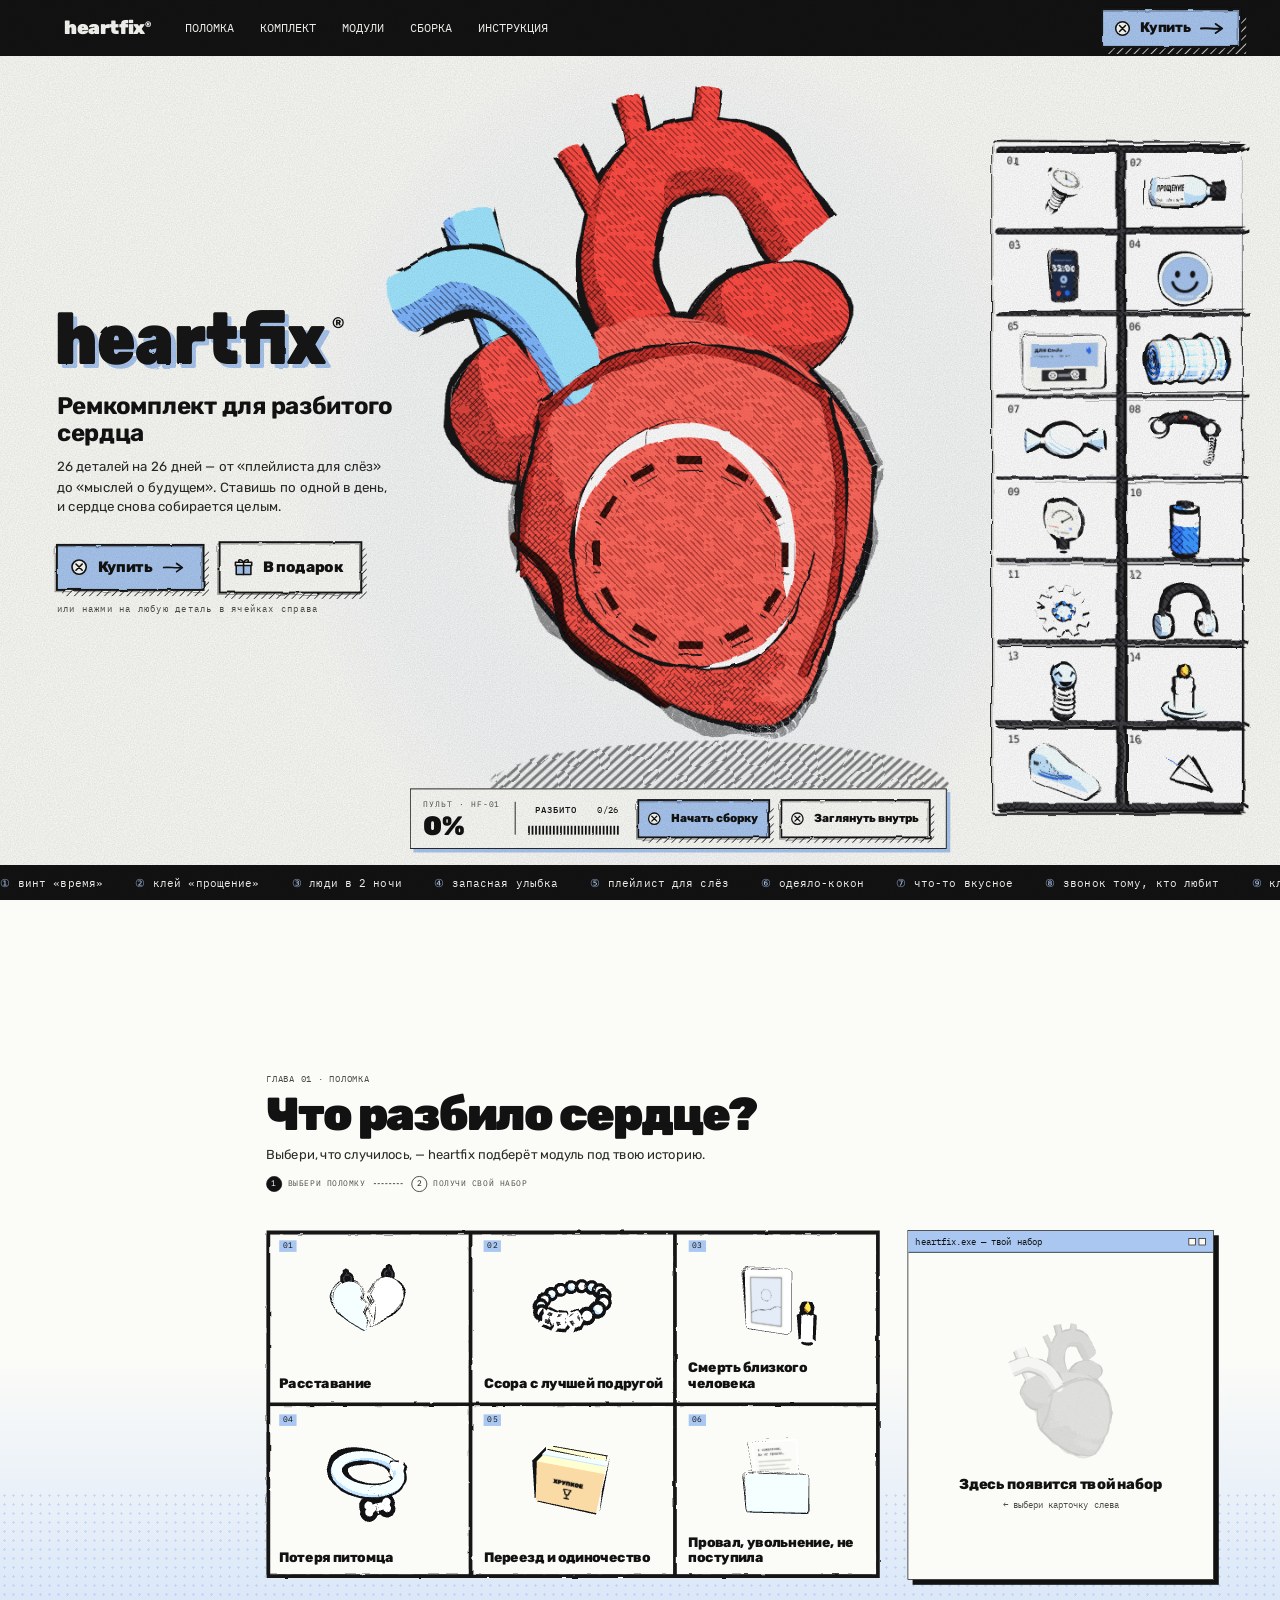
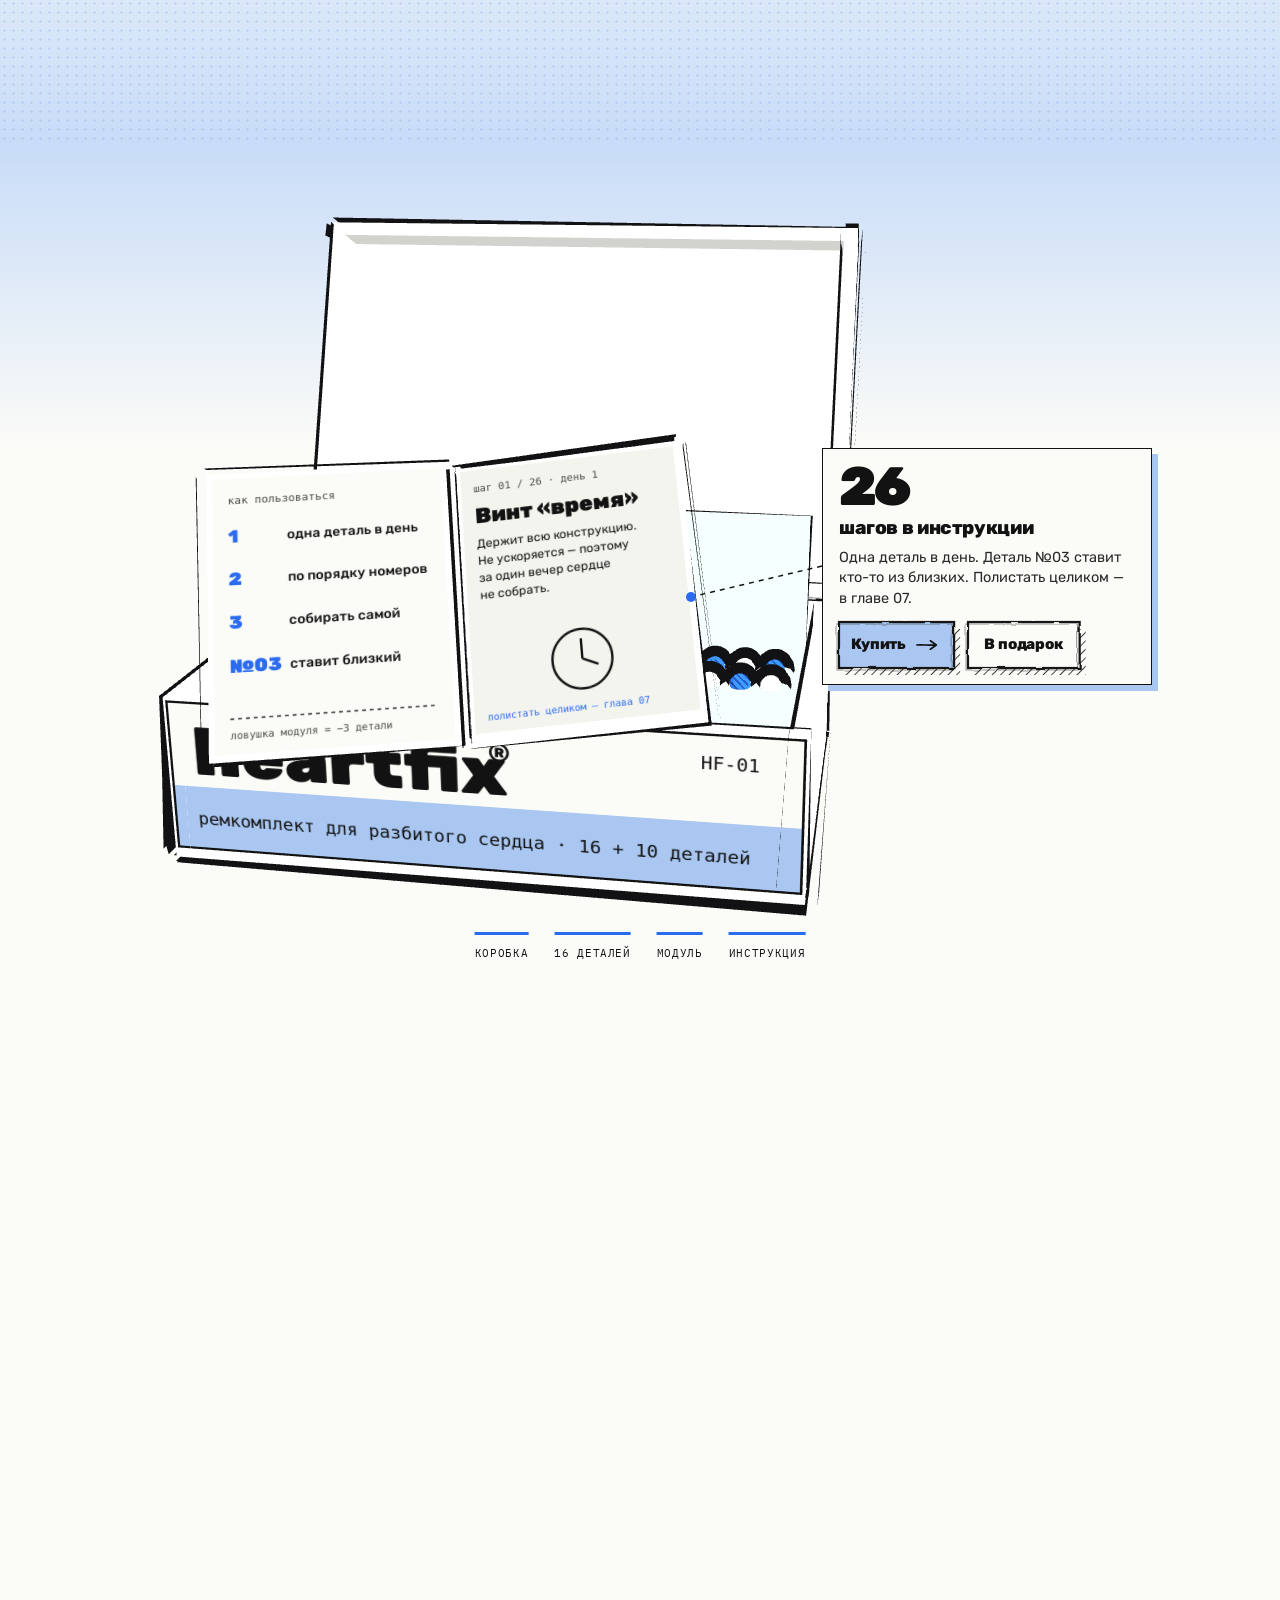
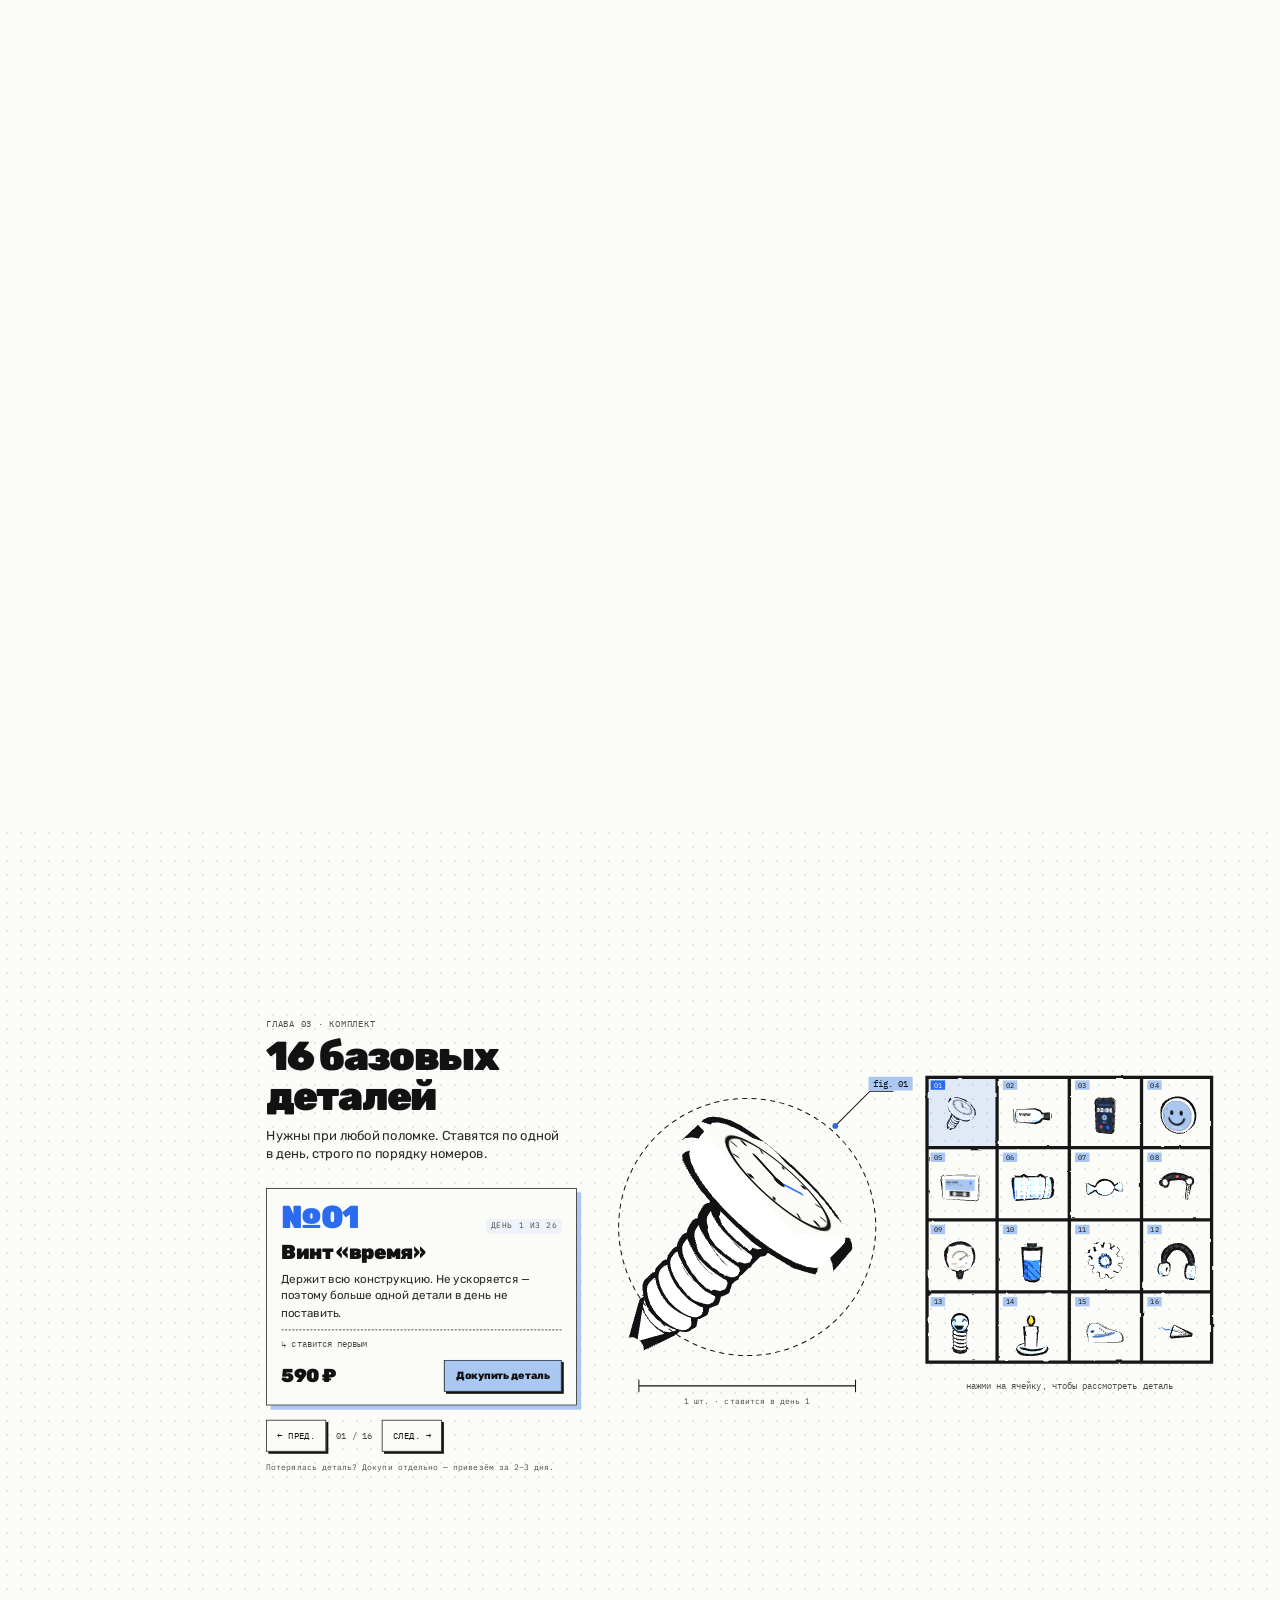
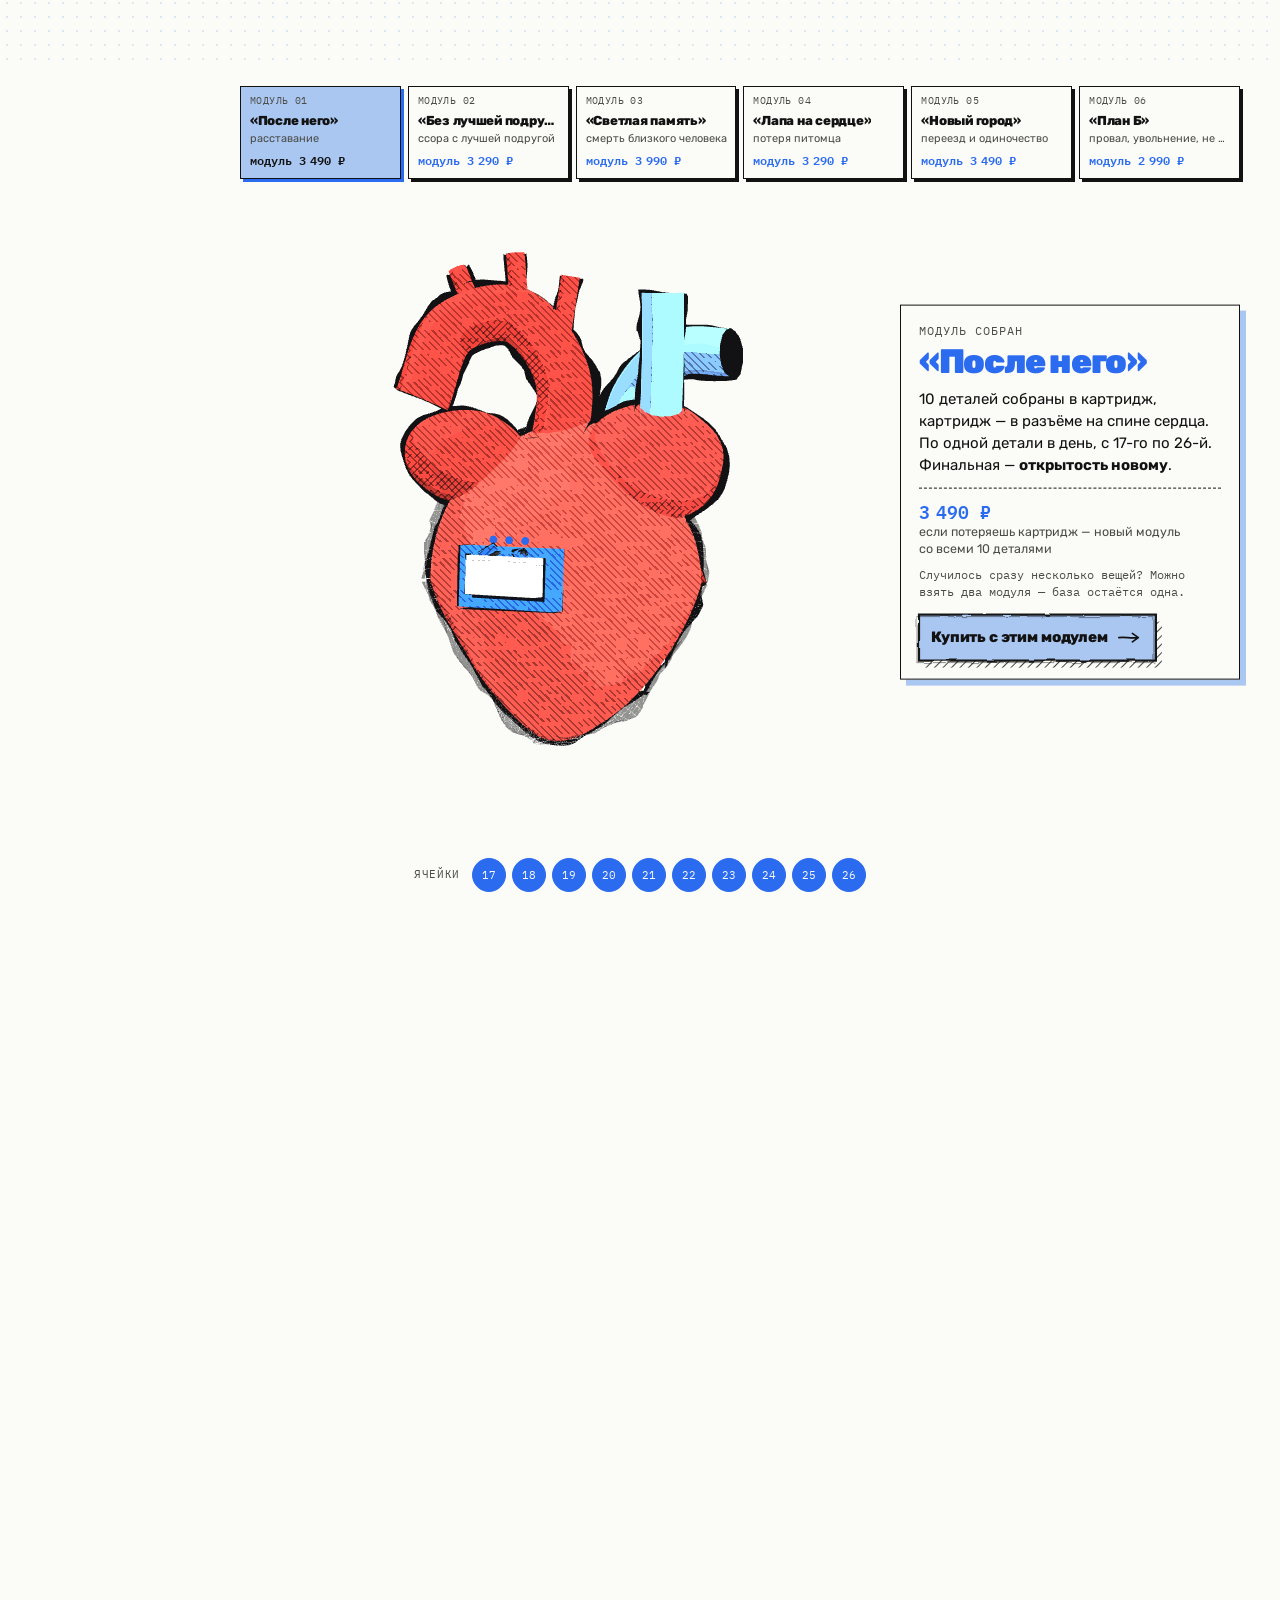
<file: index.html>
<!doctype html>
<html lang="ru">
<head>
<meta charset="utf-8">
<meta name="viewport" content="width=device-width, initial-scale=1">
<title>heartfix HF-01 — ремкомплект для разбитого сердца</title>
<meta name="description" content="heartfix HF-01 — ремкомплект для разбитого сердца: 26 деталей на 26 дней.">
<link rel="preconnect" href="https://fonts.googleapis.com">
<link href="https://fonts.googleapis.com/css2?family=Rubik:wght@400;500;700;800;900&family=IBM+Plex+Mono:ital,wght@0,400;0,500;1,400&display=swap" rel="stylesheet">
<link rel="stylesheet" href="css/style.css?v=202611281457">
</head>
<body>
<div id="hf-loader" class="ld" role="status" aria-label="Загружаем heartfix">
<div class="ld-fit">
<div class="ld-msgs" aria-hidden="true">
<div class="ld-msg" style="--d:.3s"><span class="ld-who">приёмная комиссия · 10:00</span>Вашей фамилии нет в&nbsp;списке зачисленных.</div>
<div class="ld-msg" style="--d:1.8s"><span class="ld-who">лучшая подруга · 23:10</span>Не&nbsp;пиши мне больше. Мы&nbsp;не&nbsp;подруги.</div>
<div class="ld-msg" style="--d:3.3s"><span class="ld-who">ветклиника · 14:05</span>Простите. Рыжика спасти не&nbsp;удалось.</div>
<div class="ld-msg" style="--d:4.8s"><span class="ld-who">мама · 06:40</span>Бабушки больше нет.</div>
<div class="ld-msg ld-last" style="--d:6.3s"><span class="ld-who">он · 02:14 · прочитано</span>Я&nbsp;тебя никогда не&nbsp;любил.</div>
</div>
<div class="ld-heart">
<img class="ld-ghost" src="img/heart-whole.webp?v=202611281457" alt="" width="320" height="411">
<div class="ld-fill">
<img class="ld-hl" src="img/heart-whole.webp?v=202611281457" alt="" width="320" height="411">
<img class="ld-hr" src="img/heart-whole.webp?v=202611281457" alt="" width="320" height="411">
</div>
<svg class="ld-crack" viewBox="0 0 320 411" aria-hidden="true"><polyline pathLength="1" points="166,0 166,138 149,179 176,215 152,256 182,296 162,341 186,411" fill="none" stroke="#121212" stroke-width="3.4" stroke-linejoin="round" stroke-linecap="round"/></svg>
<span class="ld-sh ld-sh1"></span><span class="ld-sh ld-sh2"></span><span class="ld-sh ld-sh3"></span>
<div class="ld-level"><span class="ld-pct"></span></div>
<div class="ld-krak">КРАК.</div>
</div>
</div>
</div>
<script>
/* loading screen: cannot be skipped; stays until the page (three.js, fonts) is ready and the break has played.
   Sound is on by default. Browsers keep audio muted until the visitor's first click or key press on the site,
   so the context is created at once, resumed on the first gesture, and the crack plays whenever audio is allowed. */
function hfCrack(ctx){
  /* soft synthesized "crack": muffled snap with a gentle attack, a few quiet splinters and a soft low thud; no audio files */
  var t=ctx.currentTime+0.02,out=ctx.createGain(),lp=ctx.createBiquadFilter();
  out.gain.value=0.32;lp.type='lowpass';lp.frequency.value=2600;lp.Q.value=0.5;out.connect(lp);lp.connect(ctx.destination);
  function noise(len){var n=Math.floor(ctx.sampleRate*len),b=ctx.createBuffer(1,n,ctx.sampleRate),d=b.getChannelData(0);for(var i=0;i<n;i++)d[i]=Math.random()*2-1;var s=ctx.createBufferSource();s.buffer=b;return s;}
  function snap(at,len,freq,vol,att){var s=noise(len+0.05),f=ctx.createBiquadFilter(),g=ctx.createGain();
    f.type='bandpass';f.frequency.value=freq;f.Q.value=0.7;
    g.gain.setValueAtTime(0.0001,at);g.gain.exponentialRampToValueAtTime(vol,at+att);g.gain.exponentialRampToValueAtTime(0.0001,at+len);
    s.connect(f);f.connect(g);g.connect(out);s.start(at);s.stop(at+len+0.05);}
  snap(t,0.42,1100,0.8,0.025);
  snap(t+0.12,0.3,1500,0.35,0.02);
  for(var i=0;i<4;i++){snap(t+0.06+Math.random()*0.3,0.05,1800+Math.random()*900,0.12,0.008);}
  var o=ctx.createOscillator(),og=ctx.createGain();o.type='sine';o.frequency.setValueAtTime(95,t);o.frequency.exponentialRampToValueAtTime(48,t+0.35);
  og.gain.setValueAtTime(0.0001,t);og.gain.exponentialRampToValueAtTime(0.35,t+0.04);og.gain.exponentialRampToValueAtTime(0.0001,t+0.5);
  o.connect(og);og.connect(out);o.start(t);o.stop(t+0.55);
}
(function(){
  var L=document.getElementById('hf-loader');if(!L)return;
  var de=document.documentElement;de.classList.add('ld-lock');
  var rm=window.matchMedia&&matchMedia('(prefers-reduced-motion: reduce)').matches;
  var MIN=rm?500:9200,t0=Date.now(),ready=false,fit=L.querySelector('.ld-fit');
  function scale(){var k=Math.min(1,(window.innerWidth-32)/640,(window.innerHeight-60)/650);fit.style.setProperty('--k',Math.max(.4,k).toFixed(3));}
  scale();window.addEventListener('resize',scale);
  var AC=window.AudioContext||window.webkitAudioContext,ctx=null;
  try{ctx=AC?new AC():null;if(ctx&&ctx.state!=='running')ctx.resume().catch(function(){});}catch(e){ctx=null;}
  function unlock(){if(ctx&&ctx.state!=='running')ctx.resume().catch(function(){});}
  ['pointerdown','touchstart','keydown'].forEach(function(ev){window.addEventListener(ev,unlock,{passive:true});});
  L.querySelector('.ld-hl').addEventListener('animationstart',function(){if(ctx&&ctx.state==='running'&&!rm){try{hfCrack(ctx);}catch(e){}}});
  function fin(){if(L.classList.contains('done'))return;L.classList.add('done');de.classList.remove('ld-lock');window.removeEventListener('resize',scale);setTimeout(function(){if(L.parentNode)L.parentNode.removeChild(L);},700);}
  function check(){if(!ready)return;var left=MIN-(Date.now()-t0);if(left<=0)fin();else setTimeout(fin,left);}
  window.addEventListener('load',function(){var f=document.fonts&&document.fonts.ready?document.fonts.ready:Promise.resolve();f.then(function(){ready=true;check();});});
  setTimeout(function(){if(!ready)L.classList.add('slow');},MIN);
  setTimeout(fin,20000);
})();
</script>
<div id="app">
<div id="hf-root" style="background:#A9C7F1;color:#121212;font-family:'Rubik',system-ui,sans-serif;font-size:15px;line-height:1.45;position:relative">
<svg width="0" height="0" style="position:absolute" aria-hidden="true"><defs><pattern id="hatchB" width="6" height="6" patternUnits="userSpaceOnUse" patternTransform="rotate(45)"><path d="M0 0 V6" stroke="#121212" stroke-width="1.6"/></pattern><pattern id="hatchW" width="6" height="6" patternUnits="userSpaceOnUse" patternTransform="rotate(45)"><path d="M0 0 V6" stroke="#FBFBF8" stroke-width="1.6"/></pattern><filter id="wobB" x="-10%" y="-30%" width="120%" height="160%"><feTurbulence type="fractalNoise" baseFrequency=".05" numOctaves="2" seed="3"/><feDisplacementMap in="SourceGraphic" scale="3"/></filter><filter id="wobC" x="-10%" y="-30%" width="120%" height="160%"><feTurbulence type="fractalNoise" baseFrequency=".06" numOctaves="2" seed="11"/><feDisplacementMap in="SourceGraphic" scale="4"/></filter></defs></svg>

<svg style="position:fixed;inset:0;width:100%;height:100%;pointer-events:none;z-index:60;mix-blend-mode:multiply;opacity:.13" aria-hidden="true"><filter id="grain"><feTurbulence type="fractalNoise" baseFrequency=".85" numOctaves="3" stitchTiles="stitch"/><feColorMatrix values="0 0 0 0 0  0 0 0 0 0  0 0 0 0 0  0 0 0 .9 0"/></filter><rect width="100%" height="100%" filter="url(#grain)"/></svg>

<div class="wheel" data-bt-style="[[wheelBox]]">
<div style="position:absolute;left:-88px;top:102px;width:176px;height:176px;border-radius:50%;border:1.5px solid #121212;background:#FBFBF8"></div>
<div class="dg" style="position:absolute;left:0;top:102px;width:88px;height:176px;display:flex;align-items:center;justify-content:center;font-size:38px;letter-spacing:-0.03em;overflow:hidden"><span class="wn-strip" data-bt-style="[[numStrip]]"><span>00</span><span>01</span><span>02</span><span>03</span><span>04</span><span>05</span><span>06</span><span>07</span><span>08</span><span>09</span><span>10</span><span>11</span><span>12</span><span>13</span></span></div>
<template data-for="wheel" data-as="w"><a data-bt-class="[[w.cls]]" data-bt-href="[[w.href]]" data-bt-style="[[w.style]]"><span class="wl-i" data-text="w.small"></span><span class="wl-a" data-text="w.big"></span></a></template>
</div>

<div>

<header style="position:sticky;top:0;z-index:40;background:#121212;color:#FBFBF8;height:56px">
<div style="padding:0 40px 0 64px;height:56px;display:flex;align-items:center;gap:34px" class="mono">
<a href="#ch-00" class="dg" style="color:#FBFBF8;font-size:19px;text-decoration:none;letter-spacing:-0.02em">heartfix<sup style="font-size:8px">®</sup></a>
<nav style="display:flex;gap:26px;flex-wrap:wrap;flex:1;font-size:12px;text-transform:uppercase">
<a href="#ch-01" style="color:#FBFBF8;text-decoration:none">Поломка</a><a href="#ch-01" style="color:#FBFBF8;text-decoration:none">Комплект</a><a href="#ch-01" style="color:#FBFBF8;text-decoration:none">Модули</a><a href="#ch-01" style="color:#FBFBF8;text-decoration:none">Сборка</a><a href="#ch-01" style="color:#FBFBF8;text-decoration:none">Инструкция</a>
</nav>
<a href="#ch-01" class="sk" style="padding:7px 16px 7px 12px;font-size:14px;min-height:38px;gap:9px"><svg class="bg" aria-hidden="true"><rect class="shd" x="6" y="7" width="100%" height="100%" fill="url(#hatchW)"/><rect x="0" y="0" width="100%" height="100%" fill="#A9C7F1" stroke="#121212" stroke-width="2.2" filter="url(#wobB)"/><rect x="-2" y="2" width="100%" height="100%" fill="none" stroke="#121212" stroke-width="1" opacity=".45" filter="url(#wobC)"/></svg><svg class="scr" viewBox="0 0 20 20" width="17" height="17" aria-hidden="true"><circle cx="10" cy="10" r="8" fill="#FBFBF8" stroke="#121212" stroke-width="1.8"/><path d="M6.5 6.5 L13.5 13.5 M13.5 6.5 L6.5 13.5" stroke="#121212" stroke-width="1.8" stroke-linecap="round"/></svg><span>Купить</span><svg class="ar" viewBox="0 0 26 14" width="24" height="13" aria-hidden="true"><path d="M1 7 C8 6 15 8 23 7 M17 2 L24 7 L17 12" fill="none" stroke="#121212" stroke-width="2" stroke-linecap="round" stroke-linejoin="round"/></svg></a>
</div>
</header>

<section id="ch-00" data-bt-style="[[heroStyle]]">
<div data-bt-style="[[stageStyle]]">
<div data-bt-style="[[boxStyle]]">
<div data-bt-style="[[sheetStyle]]">
<div style="position:absolute;inset:0;background:radial-gradient(ellipse 30% 52% at 53% 50%,rgba(169,199,241,.35),rgba(169,199,241,0) 100%);pointer-events:none" aria-hidden="true"></div>
<div style="position:absolute;inset:0;background-image:radial-gradient(rgba(110,159,230,.3) 1px,transparent 1.3px);background-size:10px 10px;-webkit-mask-image:radial-gradient(ellipse 26% 42% at 53% 48%,#000,transparent);mask-image:radial-gradient(ellipse 26% 42% at 53% 48%,#000,transparent);pointer-events:none" aria-hidden="true"></div>




<div style="position:absolute;inset:0;background:radial-gradient(ellipse 26% 44% at 53% 48%,rgba(251,251,248,1) 0%,rgba(251,251,248,.9) 50%,rgba(251,251,248,0) 100%);pointer-events:none;z-index:1" aria-hidden="true"></div>
<svg width="0" height="0" style="position:absolute" aria-hidden="true"><filter id="wob3"><feTurbulence type="fractalNoise" baseFrequency=".03" numOctaves="2" seed="7"/><feDisplacementMap in="SourceGraphic" scale="4"/></filter></svg>
<canvas id="hf3d" role="img" aria-label="3D-модель сердца heartfix в стиле карандашного скетча: при прокрутке части и детали собираются в целое сердце" data-bt-style="[[canvasStyle]]"></canvas>


<div data-bt-style="[[leftStyle]]">
<svg class="beatw" viewBox="0 0 430 104" style="display:block;width:340px;height:82px;overflow:visible;margin-left:-3px" role="img" aria-label="heartfix">
<defs><filter id="boil" x="-6%" y="-25%" width="112%" height="150%"><feTurbulence type="fractalNoise" baseFrequency=".035" numOctaves="2" seed="1"><animate attributeName="seed" values="1;4;7;2;9" dur=".72s" calcMode="discrete" repeatCount="indefinite"/></feTurbulence><feDisplacementMap in="SourceGraphic" scale="3"/></filter></defs>
<g filter="url(#boil)">
<text x="6" y="92" textLength="388" lengthAdjust="spacingAndGlyphs" font-family="Rubik" font-weight="900" font-size="104" fill="#A9C7F1">heartfix</text>
<text x="0" y="86" textLength="388" lengthAdjust="spacingAndGlyphs" font-family="Rubik" font-weight="900" font-size="104" fill="#121212">heartfix</text>
<text x="396" y="34" font-family="Rubik" font-weight="700" font-size="22" fill="#121212">®</text>
</g>
</svg>
<h1 style="margin:18px 0 0;font-family:'Rubik',sans-serif;font-weight:700;font-size:27px;line-height:1.12;letter-spacing:-0.02em">Ремкомплект для&nbsp;разбитого сердца</h1>
<p style="margin:12px 0 0;font-family:'Rubik',sans-serif;font-weight:400;font-size:15px;line-height:1.5;color:#2A2A28;max-width:380px">26 деталей на&nbsp;26&nbsp;дней&nbsp;— от&nbsp;«плейлиста для&nbsp;слёз» до&nbsp;«мыслей о&nbsp;будущем». Ставишь по&nbsp;одной в&nbsp;день, и&nbsp;сердце снова собирается целым.</p>
<div style="margin-top:28px;display:flex;flex-direction:column;align-items:flex-start;gap:12px"><div style="display:flex;gap:18px;align-items:center"><a href="#ch-01" class="sk" style="font-size:17px;padding:13px 22px 13px 15px;gap:11px"><svg class="bg" aria-hidden="true"><rect class="shd" x="6" y="7" width="100%" height="100%" fill="url(#hatchB)"/><rect x="0" y="0" width="100%" height="100%" fill="#A9C7F1" stroke="#121212" stroke-width="2.2" filter="url(#wobB)"/><rect x="-2" y="2" width="100%" height="100%" fill="none" stroke="#121212" stroke-width="1" opacity=".45" filter="url(#wobC)"/></svg><svg class="scr" viewBox="0 0 20 20" width="20" height="20" aria-hidden="true"><circle cx="10" cy="10" r="8" fill="#FBFBF8" stroke="#121212" stroke-width="1.8"/><path d="M6.5 6.5 L13.5 13.5 M13.5 6.5 L6.5 13.5" stroke="#121212" stroke-width="1.8" stroke-linecap="round"/></svg><span>Купить</span><svg class="ar" viewBox="0 0 26 14" width="24" height="13" aria-hidden="true"><path d="M1 7 C8 6 15 8 23 7 M17 2 L24 7 L17 12" fill="none" stroke="#121212" stroke-width="2" stroke-linecap="round" stroke-linejoin="round"/></svg></a><a href="#ch-01" class="sk" style="font-size:17px;padding:16px 20px 16px 16px;gap:11px"><svg class="bg" aria-hidden="true"><rect class="shd" x="6" y="7" width="100%" height="100%" fill="url(#hatchB)"/><rect x="0" y="0" width="100%" height="100%" fill="#FBFBF8" stroke="#121212" stroke-width="2.2" filter="url(#wobB)"/><rect x="-2" y="2" width="100%" height="100%" fill="none" stroke="#121212" stroke-width="1" opacity=".45" filter="url(#wobC)"/></svg><svg viewBox="0 0 24 24" width="22" height="22" fill="none" stroke="#121212" stroke-width="1.9" stroke-linejoin="round" stroke-linecap="round" aria-hidden="true"><rect x="3" y="9" width="18" height="12" fill="#A9C7F1"/><rect x="2" y="6" width="20" height="4" fill="#FBFBF8"/><path d="M12 6 V21"/><path d="M12 6 C9 1 4 3 7 6 M12 6 C15 1 20 3 17 6"/></svg><span>В&nbsp;подарок</span></a></div><span class="mono" style="font-size:10.5px;color:#4C4C47">или нажми на&nbsp;любую деталь в&nbsp;ячейках справа</span></div>
</div>

<div data-bt-style="[[barPos]]">
<div style="display:flex;flex-direction:column;gap:2px;min-width:84px"><span class="mono" style="font-size:9.5px;letter-spacing:.07em;text-transform:uppercase;color:#4C4C47">пульт · HF-01</span><span style="font-family:'Rubik',sans-serif;font-weight:900;font-size:30px;line-height:1;letter-spacing:-0.03em"><span data-text="pct"></span></span></div>
<div style="display:flex;flex-direction:column;gap:6px;padding-left:14px;border-left:1.3px solid #121212"><div style="display:flex;justify-content:space-between;align-items:center;gap:10px"><span class="mono" data-bt-style="[[stWord]];font-size:10px"><span data-text="status"></span></span><span class="mono" style="font-size:10px"><span data-text="count"></span>/26</span></div><div style="display:flex;gap:2px"><template data-for="segs" data-as="g"><span data-bt-style="[[g]]"></span></template></div></div>
<div style="display:flex;gap:14px;padding-left:6px"><template data-if="showAsm"><button class="sk" data-bt-onclick="[[toggleAsm]]" style="border:0;background:none;font-size:13px;padding:8px 12px 8px 10px;min-height:42px;white-space:nowrap;"><svg class="bg" aria-hidden="true"><rect class="shd" x="5" y="6" width="100%" height="100%" fill="url(#hatchB)"/><rect x="0" y="0" width="100%" height="100%" fill="#A9C7F1" stroke="#121212" stroke-width="2" filter="url(#wobB)"/><rect x="-2" y="2" width="100%" height="100%" fill="none" stroke="#121212" stroke-width="1" opacity=".45" filter="url(#wobC)"/></svg><svg class="scr" viewBox="0 0 20 20" width="16" height="16" aria-hidden="true"><circle cx="10" cy="10" r="8" fill="#FBFBF8" stroke="#121212" stroke-width="1.8"/><path d="M6.5 6.5 L13.5 13.5 M13.5 6.5 L6.5 13.5" stroke="#121212" stroke-width="1.8" stroke-linecap="round"/></svg><span><span data-text="asmLabel"></span></span></button></template><button class="sk" data-bt-onclick="[[toggleInsp]]" style="border:0;background:none;font-size:13px;padding:8px 12px 8px 10px;min-height:42px;white-space:nowrap;"><svg class="bg" aria-hidden="true"><rect class="shd" x="5" y="6" width="100%" height="100%" fill="url(#hatchB)"/><rect x="0" y="0" width="100%" height="100%" fill="#FBFBF8" stroke="#121212" stroke-width="2" filter="url(#wobB)"/><rect x="-2" y="2" width="100%" height="100%" fill="none" stroke="#121212" stroke-width="1" opacity=".45" filter="url(#wobC)"/></svg><svg class="scr" viewBox="0 0 20 20" width="16" height="16" aria-hidden="true"><circle cx="10" cy="10" r="8" fill="#FBFBF8" stroke="#121212" stroke-width="1.8"/><path d="M6.5 6.5 L13.5 13.5 M13.5 6.5 L6.5 13.5" stroke="#121212" stroke-width="1.8" stroke-linecap="round"/></svg><span><span data-text="inspLabel"></span></span></button></div>
</div>

<div data-bt-style="[[popStyle]]" role="dialog" data-bt-aria-label="Деталь [[sel.n]]">
<div style="display:flex;justify-content:space-between;align-items:center;background:#A9C7F1;border-bottom:1.5px solid #121212;padding:5px 6px 5px 12px">
<span class="mono" style="font-size:11px;letter-spacing:.04em">heartfix.exe — деталь <span data-text="sel.n"></span></span>
<button data-bt-onclick="[[closePop]]" aria-label="Закрыть окно" style="width:30px;height:30px;border:1.5px solid #121212;background:#FBFBF8;font-family:'IBM Plex Mono',monospace;font-size:15px;line-height:1;cursor:pointer;color:#121212">✕</button>
</div>
<div style="position:relative;height:230px;background:#F1F4FA;background-image:linear-gradient(#DCE5F3 1px,transparent 1px),linear-gradient(90deg,#DCE5F3 1px,transparent 1px);background-size:16px 16px;border-bottom:1.5px solid #121212">
<canvas id="hfPart" role="img" data-bt-aria-label="[[sel.name]]" style="position:absolute;inset:0;width:100%;height:100%;filter:url(#wob3)"></canvas>
<span class="mono" style="position:absolute;left:10px;bottom:8px;font-size:10px;color:#4C4C47">fig. <span data-text="sel.n"></span></span>
</div>
<div style="padding:14px 16px 16px">
<div style="font-family:'Rubik',sans-serif;font-weight:800;font-size:24px;line-height:1.08;letter-spacing:-0.02em"><span data-text="sel.name"></span></div>
<p style="margin:8px 0 0;font-family:'Rubik',sans-serif;font-size:15px;line-height:1.45"><span data-text="sel.does"></span></p>
<div class="mono" style="margin-top:10px;font-size:11px;color:#4C4C47">→ <span data-text="sel.note"></span></div>
</div>
</div>

<div style="position:absolute;left:0;right:0;bottom:0;height:40px;background:#121212;overflow:hidden;z-index:5" aria-hidden="true">
<div class="tick mono" style="display:flex;gap:36px;white-space:nowrap;color:#FBFBF8;font-size:12.5px;line-height:40px;width:max-content">
<template data-for="ticker" data-as="m"><span><span style="color:#A9C7F1"><span data-text="m.n"></span></span> <span data-text="m.t"></span></span></template>
</div>
</div>
</div>
</div>
</div>
</section>

<section id="ch-01" data-bt-style="[[c1Section]]">
<div style="position:absolute;left:0;right:0;bottom:0;height:45%;background:linear-gradient(180deg,rgba(169,199,241,0),#C8DCF8);pointer-events:none" aria-hidden="true"></div>
<div style="position:absolute;left:0;right:0;bottom:0;height:30%;background-image:radial-gradient(#86B2EE 1px,transparent 1.3px);background-size:9px 9px;opacity:.35;pointer-events:none" aria-hidden="true"></div>
<canvas id="hf3d1" aria-hidden="true" style="position:absolute;left:0;top:0;width:100%;height:100%;pointer-events:none"></canvas>
<div data-bt-style="[[c1Box]]">
<div data-bt-style="[[c1Inner]]">
<svg width="0" height="0" style="position:absolute" aria-hidden="true"><defs><filter id="wob" x="-8%" y="-8%" width="116%" height="116%"><feTurbulence type="fractalNoise" baseFrequency=".035" numOctaves="2" seed="2"/><feDisplacementMap in="SourceGraphic" scale="2.6"/></filter><pattern id="ht" width="6" height="6" patternUnits="userSpaceOnUse" patternTransform="rotate(45)"><path d="M0 0 V6" stroke="#121212" stroke-width="1.2"/></pattern></defs></svg>
<div data-rv="t" data-bt-class="[[rvT]]" style="position:absolute;left:64px;top:44px;width:860px">
<div class="c1-kick">глава 01 · поломка</div>
<h2 class="c1-h">Что разбило сердце?</h2>
<p class="c1-sub">Выбери, что случилось, — heartfix подберёт модуль под&nbsp;твою историю.</p>
<div class="c1-step"><span class="c1-dot on">1</span>выбери поломку<span class="c1-line"></span><span data-bt-class="[[step2Cls]]">2</span>получи свой набор</div>
</div>
<div class="c1-grid" role="group" aria-label="Что случилось">
<svg class="c1-frame" viewBox="0 0 850 482" preserveAspectRatio="none" aria-hidden="true" fill="none" stroke="#121212" stroke-linecap="round"><path d="M3 3 H847 V479 H3 Z M283 3 V479 M566 3 V479 M3 241 H847" stroke-width="5" filter="url(#wobB)"/><path d="M1 6 H845 V477 H1 Z M281 6 V477 M564 6 V477 M1 243 H845" stroke-width="1.2" opacity=".45" filter="url(#wobC)"/></svg>
<template data-for="cards" data-as="c"><button type="button" data-bt-data-rv="[[c.key]]" data-bt-class="[[c.cls]]" data-bt-style="[[c.style]]" data-bt-onclick="[[c.pick]]" data-bt-aria-pressed="[[c.pressed]]">
<span class="c1-num"><span data-text="c.n"></span></span><span class="c1-check" aria-hidden="true"><svg viewBox="0 0 16 16" width="14" height="14" fill="none" stroke="#FBFBF8" stroke-width="2.4" stroke-linecap="round" stroke-linejoin="round"><path d="M3 8.5 L6.5 12 L13 4.5"/></svg></span>
<div class="c1-art"><template data-if="c.is1"><svg viewBox="0 0 220 170" style="width:100%;height:auto;display:block" fill="none" stroke="#121212" stroke-width="2" stroke-linejoin="round" stroke-linecap="round" aria-hidden="true"><g filter="url(#wob)"><path d="M70 30 C70 18 80 10 88 14 M88 14 C96 18 94 30 84 32" stroke-width="2.4"/><ellipse cx="84" cy="44" rx="8" ry="10" fill="#FBFBF8"/><path d="M96 70 C90 58 80 52 68 52 C50 52 36 66 36 84 C36 112 66 134 96 154 L90 132 L102 112 L88 94 Z" fill="#FBFBF8"/><path d="M42 92 C46 120 70 136 92 148 L88 132 L96 116 Z" fill="url(#ht)" stroke="none" opacity=".5"/><path d="M50 72 C56 62 66 58 76 60" stroke="#FBFBF8" stroke-width="5"/><g transform="translate(26,-14) rotate(10 150 100)"><path d="M118 52 C130 50 138 44 140 36 M140 36 C142 26 154 24 156 34" stroke-width="2.4"/><ellipse cx="150" cy="44" rx="8" ry="10" fill="#FBFBF8"/><path d="M128 70 C134 58 144 52 156 52 C174 52 188 66 188 84 C188 112 158 134 128 154 L122 132 L134 112 L120 94 Z" fill="#CFE0F9"/></g><path d="M100 104 L110 98 M104 120 L114 122 M98 86 L108 80" stroke-width="1.4"/></g></svg></template><template data-if="c.is2"><svg viewBox="0 0 220 170" style="width:100%;height:auto;display:block" fill="none" stroke="#121212" stroke-width="2" stroke-linejoin="round" stroke-linecap="round" aria-hidden="true"><g filter="url(#wob)"><path d="M186 92 C190 60 150 40 110 40 C64 40 28 62 30 92 C32 120 66 136 110 136 C140 136 166 128 178 114" stroke-width="2.4"/><path d="M182 104 L194 98 M180 112 L192 116" stroke-width="1.4"/><circle cx="34" cy="70" r="9" fill="#CFE0F9"/><circle cx="31" cy="100" r="9" fill="#FBFBF8"/><circle cx="50" cy="124" r="9" fill="#CFE0F9"/><circle cx="80" cy="134" r="9" fill="#FBFBF8"/><circle cx="140" cy="134" r="9" fill="#CFE0F9"/><circle cx="166" cy="124" r="9" fill="#FBFBF8"/><circle cx="176" cy="60" r="9" fill="#CFE0F9"/><rect x="52" y="36" width="20" height="20" fill="#FBFBF8"/><rect x="88" y="30" width="20" height="20" fill="#FBFBF8"/><rect x="124" y="32" width="20" height="20" fill="#FBFBF8"/><text x="57" y="51" font-family="IBM Plex Mono" font-weight="500" font-size="15" fill="#121212" stroke="none">B</text><text x="94" y="45" font-family="IBM Plex Mono" font-weight="500" font-size="15" fill="#121212" stroke="none">F</text><text x="130" y="47" font-family="IBM Plex Mono" font-weight="500" font-size="15" fill="#121212" stroke="none">F</text><circle cx="110" cy="136" r="9" fill="url(#ht)"/></g></svg></template><template data-if="c.is3"><svg viewBox="0 0 220 170" style="width:100%;height:auto;display:block" fill="none" stroke="#121212" stroke-width="2" stroke-linejoin="round" aria-hidden="true"><g filter="url(#wob)"><rect x="40" y="14" width="110" height="142" fill="#FBFBF8"/><rect x="54" y="28" width="82" height="102" fill="#E4ECF8"/><path d="M54 110 C76 96 92 104 110 92 C120 86 128 90 136 86" stroke-width="1.2"/><circle cx="96" cy="66" r="16" stroke-width="1.2" stroke-dasharray="2 3"/><path d="M80 142 H110" stroke-width="1.2"/><rect x="164" y="108" width="20" height="48" fill="#FBFBF8"/><path d="M174 108 V100"/><path d="M174 78 C182 88 180 98 174 98 C168 98 166 88 174 78 Z" fill="#CFE0F9"/><path d="M164 120 Q170 128 174 120" stroke-width="1.2"/></g></svg></template><template data-if="c.is4"><svg viewBox="0 0 220 170" style="width:100%;height:auto;display:block" fill="none" stroke="#121212" stroke-width="2" stroke-linejoin="round" stroke-linecap="round" aria-hidden="true"><g filter="url(#wob)"><ellipse cx="110" cy="60" rx="86" ry="38" fill="#CFE0F9"/><ellipse cx="110" cy="58" rx="72" ry="26" fill="#FBFBF8"/><path d="M38 74 C40 86 70 98 110 98 C150 98 180 86 182 74" stroke-width="1.2" stroke-dasharray="3 4"/><rect x="34" y="52" width="22" height="26" fill="#FBFBF8"/><path d="M40 58 V72 M50 58 V72" stroke-width="1.4"/><circle cx="110" cy="102" r="6" fill="#FBFBF8"/><path d="M96 122 a9 9 0 1 1 7 -12 h14 a9 9 0 1 1 7 12 a9 9 0 1 1 -7 12 h-14 a9 9 0 1 1 -7 -12 z" fill="url(#ht)"/><path d="M110 108 V112"/></g></svg></template><template data-if="c.is5"><svg viewBox="0 0 220 170" style="width:100%;height:auto;display:block" fill="none" stroke="#121212" stroke-width="2" stroke-linejoin="round" aria-hidden="true"><g filter="url(#wob)"><path d="M30 60 L110 34 L190 58 L110 84 Z" fill="#E7D9C1"/><path d="M30 60 V136 L110 162 V84 Z" fill="#F1E6D3"/><path d="M110 84 V162 L190 136 V58 Z" fill="#DCCBAE"/><path d="M70 47 L150 71 L150 82 L70 58 Z" fill="#CFE0F9" stroke-width="1.4"/><text x="40" y="112" font-family="IBM Plex Mono" font-weight="500" font-size="12" fill="#121212" stroke="none" transform="rotate(18 40 112)">ХРУПКОЕ</text><path d="M58 130 L64 120 H52 Z M58 130 V138 M53 138 H63" stroke-width="1.3" transform="rotate(18 58 130)"/><path d="M130 110 L170 98 M130 120 L162 110" stroke-width="1.2"/></g></svg></template><template data-if="c.is6"><svg viewBox="0 0 220 170" style="width:100%;height:auto;display:block" fill="none" stroke="#121212" stroke-width="2" stroke-linejoin="round" aria-hidden="true"><g filter="url(#wob)"><path d="M44 22 L120 12 L176 30 L168 70 L184 110 L150 152 L92 160 L40 140 L52 96 L34 60 Z" fill="#FBFBF8"/><path d="M120 12 L112 60 L168 70 M112 60 L52 96 M112 60 L150 152 M112 60 L92 160 M34 60 L112 60" stroke-width="1.1"/><path d="M112 60 L168 70 L184 110 L150 152 Z" fill="url(#ht)" stroke="none" opacity=".35"/><text x="54" y="44" font-family="IBM Plex Mono" font-size="9" fill="#121212" stroke="none" transform="rotate(-6 54 44)">к сожалению, вы</text><text x="54" y="56" font-family="IBM Plex Mono" font-size="9" fill="#121212" stroke="none" transform="rotate(-6 54 56)">не прошли...</text><path d="M60 80 H96 M58 90 H90 M64 110 L100 104 M66 122 L110 116" stroke-width="1"/></g></svg></template></div>
<span class="c1-t"><span data-text="c.sit"></span></span>
</button></template>
</div>
<div class="c1-diag" aria-live="polite">
<div class="c1-bar"><span>heartfix.exe — твой набор</span><span class="c1-win" aria-hidden="true"><i></i><i></i></span></div>
<template data-if="c1None"><div class="c1-empty">
<img class="c1-ghost" src="img/heart-whole.webp?v=202611281457" alt="" width="150" height="193">
<p class="c1-e1">Здесь появится твой набор</p>
<p class="c1-e2">← выбери карточку слева</p>
</div></template>
<template data-if="c1Has"><div data-bt-class="[[diagCls]]">
<div class="c1-scan" aria-hidden="true"><span></span></div>
<div class="c1-body">
<div class="c1-lab">твой набор · поломка <span data-text="d.n"></span></div>
<div class="c1-sit"><span data-text="d.sit"></span></div>
<div class="c1-mod"><span class="c1-lab">модуль</span><b><span data-text="d.mod"></span></b></div>
<div class="c1-goal"><span class="c1-lab">что важнее всего</span><span data-text="d.goal"></span></div>
<div class="c1-kit"><div class="c1-segs"><i></i><i></i><i></i><i></i><i></i><i></i><i></i><i></i><i></i><i></i><i></i><i></i><i></i><i></i><i></i><i></i><i class="m"></i><i class="m"></i><i class="m"></i><i class="m"></i><i class="m"></i><i class="m"></i><i class="m"></i><i class="m"></i><i class="m"></i><i class="m"></i></div><div class="c1-leg"><span>16 базовых деталей</span><span class="m">+10 деталей модуля</span></div></div>
<ul class="c1-meta">
<li><b>!</b><span data-text="d.trap"></span></li>
<li><b>26</b>финальная деталь: <span data-text="d.fin"></span></li>
</ul>
<div class="c1-cta"><a href="#ch-01" class="sk" style="font-size:15px;padding:11px 16px 11px 12px;gap:10px"><svg class="bg" aria-hidden="true"><rect class="shd" x="6" y="7" width="100%" height="100%" fill="url(#hatchB)"/><rect x="0" y="0" width="100%" height="100%" fill="#A9C7F1" stroke="#121212" stroke-width="2.2" filter="url(#wobB)"/><rect x="-2" y="2" width="100%" height="100%" fill="none" stroke="#121212" stroke-width="1" opacity=".45" filter="url(#wobC)"/></svg><svg class="scr" viewBox="0 0 20 20" width="18" height="18" aria-hidden="true"><circle cx="10" cy="10" r="8" fill="#FBFBF8" stroke="#121212" stroke-width="1.8"/><path d="M6.5 6.5 L13.5 13.5 M13.5 6.5 L6.5 13.5" stroke="#121212" stroke-width="1.8" stroke-linecap="round"/></svg><span>Купить с&nbsp;этим модулем</span><svg class="ar" viewBox="0 0 26 14" width="22" height="12" aria-hidden="true"><path d="M1 7 C8 6 15 8 23 7 M17 2 L24 7 L17 12" fill="none" stroke="#121212" stroke-width="2" stroke-linecap="round" stroke-linejoin="round"/></svg></a><button type="button" class="c1-reset" data-bt-onclick="[[reset]]">выбрать другое</button></div>
</div>
</div></template>
</div>
</div>
</div>
</section>
<section id="ch-02" data-bt-style="[[c2Section]]" data-step="0">
<div class="c2-blend" aria-hidden="true"></div>
<div data-bt-style="[[c2Sticky]]">
<canvas id="hf3d2" aria-hidden="true" style="position:absolute;left:0;top:0;width:100%;height:100%;pointer-events:none"></canvas>
<svg class="c2-lines" aria-hidden="true"><line class="l1" x1="0" y1="0" x2="0" y2="0"/><line class="l2" x1="0" y1="0" x2="0" y2="0"/><line class="l3" x1="0" y1="0" x2="0" y2="0"/><circle class="d1" r="5"/><circle class="d2" r="5"/><circle class="d3" r="5"/></svg>
<div class="c2-title">
<div class="c2-kick">глава 02 · знакомство</div>
<h2 class="c2-h">Знакомься: heartfix&nbsp;HF-01</h2>
<p class="c2-lead">Всё, что нужно, чтобы собрать сердце заново, — в&nbsp;одной коробке. Листай, откроем вместе.</p>
</div>
<div class="c2-call c1" data-k="1"><span class="c2-big">16</span><b>базовых деталей</b><span class="c2-tx">Нужны при любой поломке. Каждая в&nbsp;своей ячейке — по&nbsp;порядку номеров, по&nbsp;одной в&nbsp;день.</span></div>
<div class="c2-call c2" data-k="2"><span class="c2-big m">+10</span><b>деталей модуля</b><span class="c2-tx"><span data-text="c2Mod"></span></span></div>
<div class="c2-call c3" data-k="3"><span class="c2-big">26</span><b>шагов в&nbsp;инструкции</b><span class="c2-tx">Одна деталь в&nbsp;день. Деталь №03 ставит кто-то из&nbsp;близких. Полистать целиком — в&nbsp;главе 07.</span>
<div class="c2-cta">
<a href="#ch-01" class="sk" style="font-size:15px;padding:11px 16px 11px 12px;gap:10px"><svg class="bg" aria-hidden="true"><rect class="shd" x="6" y="7" width="100%" height="100%" fill="url(#hatchB)"/><rect x="0" y="0" width="100%" height="100%" fill="#A9C7F1" stroke="#121212" stroke-width="2.2" filter="url(#wobB)"/><rect x="-2" y="2" width="100%" height="100%" fill="none" stroke="#121212" stroke-width="1" opacity=".45" filter="url(#wobC)"/></svg><span>Купить</span><svg class="ar" viewBox="0 0 26 14" width="22" height="12" aria-hidden="true"><path d="M1 7 C8 6 15 8 23 7 M17 2 L24 7 L17 12" fill="none" stroke="#121212" stroke-width="2" stroke-linecap="round" stroke-linejoin="round"/></svg></a>
<a href="#ch-01" class="sk" style="font-size:15px;padding:11px 16px;gap:10px"><svg class="bg" aria-hidden="true"><rect class="shd" x="6" y="7" width="100%" height="100%" fill="url(#hatchB)"/><rect x="0" y="0" width="100%" height="100%" fill="#FBFBF8" stroke="#121212" stroke-width="2.2" filter="url(#wobB)"/><rect x="-2" y="2" width="100%" height="100%" fill="none" stroke="#121212" stroke-width="1" opacity=".45" filter="url(#wobC)"/></svg><span>В&nbsp;подарок</span></a>
</div></div>
<ol class="c2-steps" aria-hidden="true"><li data-s="0">коробка</li><li data-s="1">16 деталей</li><li data-s="2">модуль</li><li data-s="3">инструкция</li></ol>
<p class="c2-hint" aria-hidden="true">листай — коробка откроется ↓</p>
<div class="c2-fallback" aria-hidden="true">heartfix® HF-01</div>
</div>
</section>
<section id="ch-03" data-bt-style="[[c3Section]]">
<canvas id="hf3d3" aria-hidden="true" style="position:absolute;left:0;top:0;width:100%;height:100%;pointer-events:none"></canvas>
<div data-bt-style="[[c1Box]]">
<div data-bt-style="[[c1Inner]]">
<div class="c3-left">
<div class="c3-kick">глава 03 · комплект</div>
<h2 class="c3-h">16 базовых деталей</h2>
<p class="c3-lead">Нужны при любой поломке. Ставятся по&nbsp;одной в&nbsp;день, строго по&nbsp;порядку номеров.</p>
<div data-bt-class="[[c3Cls]]" aria-live="polite">
<div class="c3-row"><span class="c3-no">№<span data-text="p3.n"></span></span><span class="c3-day">день <span data-text="p3.day"></span> из&nbsp;26</span></div>
<h3 class="c3-name"><span data-text="p3.name"></span></h3>
<p class="c3-desc"><span data-text="p3.desc"></span></p>
<p class="c3-note"><span aria-hidden="true">↳ </span><span data-text="p3.note"></span></p>
<div class="c3-buy"><span data-bt-class="[[p3.priceCls]]"><span data-text="p3.price"></span></span><a href="#ch-01" data-bt-class="[[p3.buyCls]]" data-bt-aria-disabled="[[p3.off]]"><span data-text="p3.buy"></span></a></div>
</div>
<div class="c3-nav"><button type="button" class="c3-btn" data-bt-onclick="[[c3prev]]" aria-label="Предыдущая деталь">← пред.</button><span class="c3-count"><span data-text="p3.n"></span> / 16</span><button type="button" class="c3-btn" data-bt-onclick="[[c3next]]" aria-label="Следующая деталь">след. →</button></div>
<p class="c3-lost">Потерялась деталь? Докупи отдельно — привезём за&nbsp;<span style="white-space:nowrap">2–3 дня</span>.</p>
</div>
<div class="c3-view" aria-hidden="true">
<svg class="c3-call" viewBox="0 0 420 520" fill="none" stroke="#121212" stroke-linecap="round"><circle class="c3-ring" cx="210" cy="250" r="178" stroke-width="1.4" stroke-dasharray="6 7"/><path d="M60 470 H360 M60 462 V478 M360 462 V478" stroke-width="1.4"/><path d="M332 110 L380 62 H412" stroke-width="1.4"/><circle cx="332" cy="110" r="4" fill="#2B6BF0" stroke="none"/></svg>
<span class="c3-fig">fig. <span data-text="p3.n"></span></span><span class="c3-dim">1 шт. · ставится в&nbsp;день <span data-text="p3.day"></span></span>
</div>
<div class="c3-grid" role="group" aria-label="Детали базового комплекта">
<svg class="c3-frame" viewBox="0 0 400 400" preserveAspectRatio="none" aria-hidden="true" fill="none" stroke="#121212" stroke-linecap="round"><path d="M3 3 H397 V397 H3 Z M100 3 V397 M200 3 V397 M300 3 V397 M3 100 H397 M3 200 H397 M3 300 H397" stroke-width="4.5" filter="url(#wobB)"/></svg>
<template data-for="c3cells" data-as="c"><button type="button" data-bt-class="[[c.cls]]" data-bt-onclick="[[c.pick]]" data-bt-aria-pressed="[[c.pressed]]" data-bt-aria-label="[[c.label]]"><span class="c3-cn"><span data-text="c.n"></span></span><span class="c3-slot"></span></button></template>
</div>
<p class="c3-hint">нажми на&nbsp;ячейку, чтобы рассмотреть деталь</p>
</div>
</div>
</section>
<section id="ch-04" data-bt-style="[[c4Section]]" data-ph="intro">
<div data-bt-style="[[c4Sticky]]">
<canvas id="hf3d4" aria-hidden="true" style="position:absolute;left:0;top:0;width:100%;height:100%;pointer-events:none"></canvas>
<svg class="c4-lines" aria-hidden="true"><line class="l1"/><line class="l2"/><line class="l3"/><circle class="d1" r="5"/><circle class="d2" r="5"/><circle class="d3" r="5"/></svg>
<div class="c4-tabs" role="group" aria-label="Модули">
<template data-for="c4tabs" data-as="m"><button type="button" data-bt-class="[[m.cls]]" data-bt-onclick="[[m.pick]]" data-bt-aria-pressed="[[m.pressed]]"><span class="c4-mini" aria-hidden="true"></span><span class="c4-tn">модуль <span data-text="m.n"></span></span><span class="c4-tt"><span data-text="m.mod"></span></span><span class="c4-ts"><span data-text="m.sit"></span></span><span class="c4-tp"><span data-text="m.price"></span></span></button></template>
</div>
<div class="c4-intro">
<div class="c4-kick">глава 04 · модули</div>
<h2 class="c4-h">Модуль ставится в&nbsp;сердце сзади</h2>
<p class="c4-lead">Спереди — 16 базовых деталей. Модуль — ещё 10, №17–26, под&nbsp;твою историю. Они собираются в&nbsp;картридж, а&nbsp;картридж вставляется в&nbsp;разъём на&nbsp;спине сердца.</p>
<p class="c4-sub"><span data-text="m4.mod"></span> · <span data-text="m4.sit"></span></p>
<p class="c4-hint" aria-hidden="true">листай — покажем каждую деталь ↓</p>
</div>
<div class="c4-tag t1"><b>разъём для модуля</b>на спине сердца</div><div class="c4-tag t2"><b>картридж модуля</b>10 ячеек · №17–26</div>
<div class="c4-card" aria-live="polite">
<div class="c4p-k">деталь №17 · 1 из 10</div>
<div class="c4p-n"></div>
<p class="c4p-d"></p><ul class="c4p-pr"><li class="c4p-pp"></li><li class="c4p-mp"></li></ul>
<button type="button" class="c4-more">рассмотреть ближе <span aria-hidden="true">↗</span></button>
</div>
<div class="c4-fin">
<div class="c4-kick">модуль собран</div>
<div class="c4f-h"><span data-text="m4.mod"></span></div>
<p class="c4f-t">10 деталей собраны в&nbsp;картридж, картридж — в&nbsp;разъёме на&nbsp;спине сердца. По&nbsp;одной детали в&nbsp;день, с&nbsp;17-го по&nbsp;26-й. Финальная — <b><span data-text="m4.fin"></span></b>.</p><p class="c4f-pr"><b><span data-text="m4.price"></span></b>если потеряешь картридж — новый модуль со&nbsp;всеми 10&nbsp;деталями</p>
<p class="c4f-two">Случилось сразу несколько вещей? Можно взять два модуля — база остаётся одна.</p>
<a href="#ch-01" class="sk" style="font-size:15px;padding:11px 16px 11px 12px;gap:10px"><svg class="bg" aria-hidden="true"><rect class="shd" x="6" y="7" width="100%" height="100%" fill="url(#hatchB)"/><rect x="0" y="0" width="100%" height="100%" fill="#A9C7F1" stroke="#121212" stroke-width="2.2" filter="url(#wobB)"/><rect x="-2" y="2" width="100%" height="100%" fill="none" stroke="#121212" stroke-width="1" opacity=".45" filter="url(#wobC)"/></svg><span>Купить с&nbsp;этим модулем</span><svg class="ar" viewBox="0 0 26 14" width="22" height="12" aria-hidden="true"><path d="M1 7 C8 6 15 8 23 7 M17 2 L24 7 L17 12" fill="none" stroke="#121212" stroke-width="2" stroke-linecap="round" stroke-linejoin="round"/></svg></a>
</div>
<div class="c4-dots" role="group" aria-label="Детали модуля"><span class="c4-dl">ячейки</span><button type="button" aria-label="Деталь 17">17</button><button type="button" aria-label="Деталь 18">18</button><button type="button" aria-label="Деталь 19">19</button><button type="button" aria-label="Деталь 20">20</button><button type="button" aria-label="Деталь 21">21</button><button type="button" aria-label="Деталь 22">22</button><button type="button" aria-label="Деталь 23">23</button><button type="button" aria-label="Деталь 24">24</button><button type="button" aria-label="Деталь 25">25</button><button type="button" aria-label="Деталь 26">26</button></div>
<div class="c4-pop" role="dialog" aria-label="Деталь модуля крупно">
<div class="c4pp-bar"><span>heartfix.exe — деталь <span class="c4pp-n"></span></span><button type="button" class="c4pp-x" aria-label="Закрыть окно">✕</button></div>
<div class="c4-pv"><span class="c4pp-f"></span><span class="c4pp-h">потяни, чтобы покрутить</span></div>
<div class="c4pp-b"><div class="c4pp-name"></div><p class="c4pp-d"></p><div class="c4pp-note"></div></div>
</div>
</div>
</section>

</div>
</div>
</div>
<script src="js/three.min.js?v=202611281457"></script>
<script src="js/binder.js?v=202611281457"></script>
<script src="js/main.js?v=202611281457"></script>
</body>
</html>
</file>
<file: css/style.css>
/* heartfix HF-01 — стили лендинга */
body{margin:0;background:#A9C7F1}*{box-sizing:border-box}
a{color:#121212}a:hover{color:#2457C9}
.dg{font-family:'Rubik',sans-serif;font-weight:900;letter-spacing:-0.03em}.px{font-family:'IBM Plex Mono',monospace;font-weight:500;letter-spacing:-0.01em}.mono{font-family:'IBM Plex Mono',monospace}
.rv{opacity:0;transform:translateY(24px) scale(.96);transition:opacity .7s ease,transform .7s cubic-bezier(.2,.9,.25,1.15)}.rv.in{opacity:1;transform:none}
.obj{cursor:pointer;background:none;border:0;padding:0;color:#121212;font:inherit;text-align:left}
.obj .hdl{opacity:0;transition:opacity .15s}.obj:hover .hdl,.obj.sel .hdl,.obj:focus-visible .hdl{opacity:1}
.wl{transition:top .6s cubic-bezier(.3,1.2,.4,1),left .6s cubic-bezier(.3,1.2,.4,1),opacity .5s,font-size .5s}
.part{transition:transform .2s linear,opacity .2s linear}
.tick{animation:tick 45s linear infinite}@keyframes tick{to{transform:translateX(-50%)}}
.bob{animation:bob 1.6s ease-in-out infinite}@keyframes bob{50%{transform:translateY(4px)}}
.sk{position:relative;isolation:isolate;display:inline-flex;align-items:center;gap:11px;padding:13px 20px 13px 14px;font-family:'Rubik','Arial Black',sans-serif;font-weight:800;font-size:16px;color:#121212!important;text-decoration:none;letter-spacing:-0.01em;min-height:46px;transition:transform .15s;cursor:pointer}
.sk .bg{position:absolute;left:0;top:0;width:100%;height:100%;overflow:visible;z-index:-1}.sk .shd{transition:transform .15s}
.sk:hover{transform:translate(3px,3px)}.sk:hover .shd{transform:translate(-3px,-3px)}.sk:active{transform:translate(6px,6px)}.sk:active .shd{transform:translate(-6px,-7px)}
.sk .bg rect:nth-child(2){transition:fill .18s}.sk:hover .bg rect:nth-child(2)[fill="#A9C7F1"]{fill:#86B2EE}.sk:hover .bg rect:nth-child(2)[fill="#FBFBF8"]{fill:#A9C7F1}
.sk:active .bg rect:nth-child(2){fill:#2B6BF0!important}.sk:active{color:#FBFBF8!important}.sk:active .ar path{stroke:#FBFBF8}
.sk>span{display:inline-block}.sk:hover>span{animation:skboil .43s steps(1) infinite}
@keyframes skboil{0%{transform:rotate(-1.6deg) translateY(0)}33%{transform:rotate(1.2deg) translateY(-1px)}66%{transform:rotate(-.4deg) translate(1px,1px)}}
@media (prefers-reduced-motion:reduce){.sk:hover>span{animation:none}}
.sk .scr,.sk .ar{transition:transform .3s}.sk:hover .scr{transform:rotate(90deg)}.sk:hover .ar{transform:translateX(4px)}
@keyframes beatw{0%,45%,100%{transform:scale(1)}8%{transform:scale(1.035)}16%{transform:scale(.995)}26%{transform:scale(1.022)}}.beatw{transform-origin:12% 70%;animation:beatw 1.5s ease-in-out infinite}
@keyframes crk{0%,100%{stroke-dashoffset:0}50%{stroke-dashoffset:30}}.crk{stroke-dasharray:180 14;animation:crk 3s ease-in-out infinite}
.outl{color:transparent;-webkit-text-stroke:1.4px #121212}
@media (max-width:1180px){.wheel{display:none!important}}
@media (prefers-reduced-motion:reduce){*{transition:none!important}.rv{opacity:1;transform:none}}
/* loading screen: messages one by one in the centre; the heart from the first screen fills up as the progress bar and breaks at 100% (7.6s) */
@property --p{syntax:'<integer>';inherits:false;initial-value:0}
html.ld-lock{overflow:hidden}
.ld{position:fixed;inset:0;z-index:100;display:flex;align-items:center;justify-content:center;background:#FBFBF8;background-image:radial-gradient(rgba(110,159,230,.28) 1px,transparent 1.3px);background-size:12px 12px;color:#121212;font-family:'Rubik',system-ui,sans-serif;transition:opacity .6s ease,visibility .6s}
.ld.done{opacity:0;visibility:hidden;pointer-events:none}
.ld-fit{display:flex;flex-direction:column;align-items:center;transform:scale(var(--k,1))}
.ld-msgs{position:relative;width:600px;height:96px}
.ld-msg{position:absolute;left:50%;bottom:0;padding:11px 18px 13px;white-space:nowrap;background:#FBFBF8;border:1.5px solid #121212;box-shadow:4px 4px 0 #A9C7F1;font-weight:500;font-size:22px;line-height:1.2;letter-spacing:-0.01em;opacity:0;transform:translate(-50%,10px);animation:ldmsg 1.5s ease var(--d) both}
.ld-msg::after{content:'';position:absolute;left:22px;bottom:-8px;width:12px;height:12px;background:#FBFBF8;border-right:1.5px solid #121212;border-bottom:1.5px solid #121212;transform:rotate(45deg)}
.ld-last{animation-name:ldmsgL;animation-duration:.5s}
.ld-who{display:block;margin-bottom:4px;font-family:'IBM Plex Mono',monospace;font-weight:400;font-size:10.5px;letter-spacing:.04em;color:#4C4C47}
@keyframes ldmsg{0%{opacity:0;transform:translate(-50%,10px)}22%,78%{opacity:1;transform:translate(-50%,0)}100%{opacity:0;transform:translate(-50%,-8px)}}
@keyframes ldmsgL{to{opacity:1;transform:translate(-50%,0)}}
.ld-heart{position:relative;width:320px;height:411px;margin-top:26px}
.ld-heart img{position:absolute;left:0;top:0;width:100%;height:100%;display:block}
.ld-ghost{filter:grayscale(1) contrast(1.15);opacity:.16;animation:ldhide .15s 7.75s forwards}
.ld-fill{position:absolute;inset:0;clip-path:inset(100% 0 0 0);animation:ldfill 7.4s cubic-bezier(.35,.1,.7,.9) .2s forwards}
@keyframes ldfill{99.9%{clip-path:inset(0 0 0 0)}100%{clip-path:inset(-40% -40% -40% -40%)}}
.ld-hl{clip-path:polygon(0 0,52% 0,52% 34%,46.5% 44%,55% 53%,47.5% 63%,57% 73%,50.5% 84%,58% 100%,0 100%);transform-origin:50% 100%;animation:ldL .6s cubic-bezier(.3,1.7,.5,1) 7.75s forwards}
.ld-hr{clip-path:polygon(52% 0,100% 0,100% 100%,58% 100%,50.5% 84%,57% 73%,47.5% 63%,55% 53%,46.5% 44%,52% 34%);transform-origin:50% 100%;animation:ldR .6s cubic-bezier(.3,1.7,.5,1) 7.75s forwards}
@keyframes ldL{to{transform:translate(-18px,8px) rotate(-8deg)}}
@keyframes ldR{to{transform:translate(18px,-2px) rotate(7deg)}}
.ld-crack{position:absolute;inset:0;width:100%;height:100%;overflow:visible}
.ld-crack polyline{stroke-dasharray:1 1;stroke-dashoffset:1;animation:ldcrack .2s ease-in 7.55s forwards}
@keyframes ldcrack{to{stroke-dashoffset:0}}
.ld-crack{opacity:0;animation:ldcrk .2s steps(1) 7.55s forwards}
@keyframes ldcrk{0%,99%{opacity:1}100%{opacity:0}}
.ld-sh{position:absolute;width:14px;height:12px;background:#E9493F;border:1.5px solid #121212;clip-path:polygon(0 100%,50% 0,100% 100%);opacity:0;animation:.8s cubic-bezier(.2,.8,.3,1) 7.75s forwards}
.ld-sh1{left:47%;top:40%;animation-name:ldS1}.ld-sh2{left:52%;top:58%;animation-name:ldS2}.ld-sh3{left:50%;top:78%;animation-name:ldS3}
@keyframes ldS1{0%{opacity:1}100%{opacity:1;transform:translate(-46px,-70px) rotate(-80deg)}}
@keyframes ldS2{0%{opacity:1}100%{opacity:1;transform:translate(60px,-24px) rotate(110deg)}}
@keyframes ldS3{0%{opacity:1}100%{opacity:1;transform:translate(-34px,52px) rotate(45deg)}}
.ld-level{position:absolute;left:-28px;right:-28px;bottom:0;height:0;border-top:1.5px dashed #121212;animation:ldlev 7.4s cubic-bezier(.35,.1,.7,.9) .2s forwards,ldhide .2s 7.6s forwards}
@keyframes ldlev{to{bottom:100%}}
.ld-pct{position:absolute;right:-74px;top:-15px;min-width:64px;font-weight:900;font-size:26px;line-height:1;letter-spacing:-0.03em;counter-reset:p var(--p);animation:ldp 7.4s cubic-bezier(.35,.1,.7,.9) .2s forwards}
.ld-pct::after{content:counter(p) '%'}
@keyframes ldp{to{--p:100}}
.ld-krak{position:absolute;left:50%;top:58%;padding:2px 14px 6px;border:3px solid #121212;background:#FBFBF8;font-weight:900;font-size:58px;line-height:1;letter-spacing:-0.04em;opacity:0;transform:translateX(-50%) rotate(-7deg) scale(1.8);animation:ldstamp .32s cubic-bezier(.5,0,.6,1.4) 7.9s forwards}
@keyframes ldstamp{to{opacity:1;transform:translateX(-50%) rotate(-7deg) scale(1)}}
.ld-foot{display:flex;gap:18px;margin-top:30px;font-family:'IBM Plex Mono',monospace;font-size:10.5px;letter-spacing:.07em;text-transform:uppercase;color:#4C4C47}
.ld-st{position:relative;color:#121212}.ld-st i{font-style:normal;animation:ldhide 0s 7.75s forwards}.ld-st b{position:absolute;left:0;top:0;font-weight:400;white-space:nowrap;opacity:0;animation:ldshow 0s 7.75s forwards}
.ld.slow .ld-st b::after{content:' · подметаем осколки…'}
@keyframes ldhide{to{opacity:0}}@keyframes ldshow{to{opacity:1}}
@media (prefers-reduced-motion:reduce){.ld *{animation-duration:.01s!important;animation-delay:0s!important}}
/* chapter 01 «Поломка» as a two-step diagnosis: pick what happened → get the module */
#ch-01 .c1-kick{font-family:'IBM Plex Mono',monospace;font-size:12px;letter-spacing:.08em;text-transform:uppercase;color:#4C4C47}
#ch-01 .c1-h{margin:8px 0 0;font-family:'Rubik',sans-serif;font-weight:900;font-size:64px;line-height:1;letter-spacing:-0.04em}
#ch-01 .c1-sub{margin:12px 0 0;font-size:18px;line-height:1.4;color:#2A2A28}
#ch-01 .c1-step{display:flex;align-items:center;gap:8px;margin-top:16px;font-family:'IBM Plex Mono',monospace;font-size:11px;letter-spacing:.06em;text-transform:uppercase;color:#4C4C47}
#ch-01 .c1-dot{display:inline-flex;align-items:center;justify-content:center;width:22px;height:22px;border:1.5px solid #121212;border-radius:50%;background:#FBFBF8;color:#121212;font-size:11px;transition:background .3s,color .3s}
#ch-01 .c1-dot.on{background:#121212;color:#FBFBF8}
#ch-01 .c1-line{width:40px;height:0;border-top:1.5px dashed #121212;margin:0 4px}
#ch-01 .c1-grid{position:absolute;left:64px;top:262px;width:850px;height:482px;display:grid;grid-template-columns:repeat(3,1fr);grid-template-rows:241px 241px}
#ch-01 .c1-frame{position:absolute;inset:0;width:100%;height:100%;overflow:visible;pointer-events:none;z-index:2}
#ch-01 .c1card{position:relative;display:flex;flex-direction:column;align-items:flex-start;padding:14px 18px 14px;border:0;background:transparent;color:#121212;font:inherit;text-align:left;cursor:pointer;opacity:0;translate:0 14px;transition:opacity .5s,translate .5s cubic-bezier(.2,.9,.25,1.15),background .2s}
#ch-01 .c1card.in{opacity:1;translate:0 0}
#ch-01 .c1card:hover{background:rgba(169,199,241,.2)}
#ch-01 .c1card:focus-visible{outline:3px solid #2B6BF0;outline-offset:-8px}
#ch-01 .c1card.sel{background:rgba(43,107,240,.09)}
#ch-01 .c1card.dim .c1-t,#ch-01 .c1card.dim .c1-i,#ch-01 .c1card.dim .c1-num{opacity:.45}
#ch-01 .c1-num{font-family:'IBM Plex Mono',monospace;font-size:11px;background:#A9C7F1;padding:0 5px}
#ch-01 .c1-check{position:absolute;right:12px;top:12px;width:24px;height:24px;border-radius:50%;background:#2B6BF0;display:flex;align-items:center;justify-content:center;scale:0;transition:scale .3s cubic-bezier(.3,1.7,.5,1)}
#ch-01 .c1card.sel .c1-check{scale:1}
#ch-01 .c1-art{position:relative;align-self:stretch;height:140px;margin:0 0 6px}
#ch-01.c1-3d .c1-art>svg{visibility:hidden}#ch-01 .c1-art>svg:first-child{position:absolute;left:50%;top:0;width:150px!important;height:116px!important;translate:-50% 8px}
@keyframes c1crk{to{stroke-dashoffset:0}}
@keyframes c1shake{20%{translate:-5px 0;rotate:-2deg}45%{translate:4px 0;rotate:1.5deg}70%{translate:-2px 0}}
#ch-01 .c1-t{font-weight:800;font-size:19px;line-height:1.12;letter-spacing:-0.02em}
#ch-01 .c1-i{margin-top:3px;font-family:'IBM Plex Mono',monospace;font-size:11px;color:#4C4C47}
#ch-01 .c1-diag{position:absolute;left:952px;top:262px;width:424px;height:482px;border:1.5px solid #121212;background:#FBFBF8;box-shadow:7px 7px 0 #121212;overflow:hidden}
#ch-01 .c1-bar{display:flex;justify-content:space-between;align-items:center;padding:6px 10px;background:#A9C7F1;border-bottom:1.5px solid #121212;font-family:'IBM Plex Mono',monospace;font-size:12px}
#ch-01 .c1-win{display:flex;gap:4px}#ch-01 .c1-win i{width:10px;height:10px;border:1.3px solid #121212;background:#FBFBF8}
#ch-01 .c1-empty{height:calc(100% - 30px);display:flex;flex-direction:column;align-items:center;justify-content:center;gap:6px;text-align:center}
#ch-01 .c1-ghost{display:block;width:150px;height:auto;margin-bottom:12px;filter:grayscale(1) contrast(1.1);opacity:.22;animation:c1beat 1.6s ease-in-out infinite}
@keyframes c1beat{0%,100%{scale:1}12%{scale:1.06}24%{scale:.98}36%{scale:1.03}}
#ch-01 .c1-e1{margin:0;font-weight:800;font-size:20px;letter-spacing:-0.02em}
#ch-01 .c1-e2{margin:0;font-family:'IBM Plex Mono',monospace;font-size:12px;color:#4C4C47;animation:c1nudge 1.4s ease-in-out infinite}
@keyframes c1nudge{50%{translate:-6px 0}}
#ch-01 .c1-scan{height:4px;background:#EEEEEA;border-bottom:1px solid #121212;overflow:hidden}
#ch-01 .c1-scan span{display:block;width:30%;height:100%;background:repeating-linear-gradient(90deg,#2B6BF0 0 6px,transparent 6px 9px);animation:c1scan .9s linear 2 both}
@keyframes c1scan{from{translate:-110% 0}to{translate:340% 0}}
#ch-01 .c1-body{padding:14px 20px 16px;display:flex;flex-direction:column;gap:11px}
#ch-01 .c1-lab{display:block;font-family:'IBM Plex Mono',monospace;font-size:10.5px;letter-spacing:.07em;text-transform:uppercase;color:#4C4C47}
#ch-01 .c1-sit{font-weight:900;font-size:28px;line-height:1.02;letter-spacing:-0.035em}
#ch-01 .c1-mod{padding-top:10px;border-top:1px dashed #121212}#ch-01 .c1-mod b{display:block;margin-top:3px;font-weight:800;font-size:22px;letter-spacing:-0.02em;color:#2B6BF0}
#ch-01 .c1-goal{font-size:15.5px;line-height:1.4}#ch-01 .c1-goal .c1-lab{margin-bottom:3px}
#ch-01 .c1-meta{list-style:none;margin:0;padding:0;display:flex;flex-direction:column;gap:5px;font-family:'IBM Plex Mono',monospace;font-size:11.5px;line-height:1.35;color:#2A2A28}
#ch-01 .c1-meta li{display:flex;gap:8px;align-items:baseline}#ch-01 .c1-meta li b{flex:none;min-width:30px;font-family:'Rubik',sans-serif;font-weight:900;font-size:13px;color:#121212}
#ch-01 .c1-cta{display:flex;align-items:center;gap:14px;margin-top:4px}#ch-01 .c1-cta .sk{white-space:nowrap}
#ch-01 .c1-reset{min-height:44px;padding:0 4px;border:0;background:none;font-family:'IBM Plex Mono',monospace;font-size:11px;letter-spacing:.06em;text-transform:uppercase;color:#4C4C47;text-decoration:underline;text-underline-offset:3px;cursor:pointer}
#ch-01 .c1-reset:hover{color:#2457C9}
#ch-01 .c1-body>*{opacity:0}

#ch-01 .c1-segs{display:flex;gap:2px}#ch-01 .c1-segs i{flex:1;height:10px;border:1px solid #121212;background:#121212}#ch-01 .c1-segs i.m{background:#2B6BF0;border-color:#2B6BF0}
#ch-01 .c1-leg{display:flex;justify-content:space-between;margin-top:5px;font-family:'IBM Plex Mono',monospace;font-size:10.5px;color:#4C4C47}#ch-01 .c1-leg .m{color:#2B6BF0}
@media (prefers-reduced-motion:reduce){#ch-01 *{animation:none!important}#ch-01 .c1-body>*{opacity:1!important}#ch-01 .c1card{opacity:1;translate:none}}
@keyframes c1in0{from{opacity:0;clip-path:inset(0 100% 0 0)}to{opacity:1;clip-path:inset(0 0 0 0)}}#ch-01 .k0 .c1-body>*{animation:c1in0 .4s steps(8) both}
@keyframes c1in1{from{opacity:0;clip-path:inset(0 100% 0 0)}to{opacity:1;clip-path:inset(0 0 0 0)}}#ch-01 .k1 .c1-body>*{animation:c1in1 .4s steps(8) both}
@keyframes c1in2{from{opacity:0;clip-path:inset(0 100% 0 0)}to{opacity:1;clip-path:inset(0 0 0 0)}}#ch-01 .k2 .c1-body>*{animation:c1in2 .4s steps(8) both}
@keyframes c1in3{from{opacity:0;clip-path:inset(0 100% 0 0)}to{opacity:1;clip-path:inset(0 0 0 0)}}#ch-01 .k3 .c1-body>*{animation:c1in3 .4s steps(8) both}
@keyframes c1in4{from{opacity:0;clip-path:inset(0 100% 0 0)}to{opacity:1;clip-path:inset(0 0 0 0)}}#ch-01 .k4 .c1-body>*{animation:c1in4 .4s steps(8) both}
@keyframes c1in5{from{opacity:0;clip-path:inset(0 100% 0 0)}to{opacity:1;clip-path:inset(0 0 0 0)}}#ch-01 .k5 .c1-body>*{animation:c1in5 .4s steps(8) both}
#ch-01 .c1-body>*:nth-child(1){animation-delay:0.2s!important}#ch-01 .c1-body>*:nth-child(2){animation-delay:0.35s!important}#ch-01 .c1-body>*:nth-child(3){animation-delay:0.55s!important}#ch-01 .c1-body>*:nth-child(4){animation-delay:0.75s!important}#ch-01 .c1-body>*:nth-child(5){animation-delay:0.95s!important}#ch-01 .c1-body>*:nth-child(6){animation-delay:1.1s!important}#ch-01 .c1-body>*:nth-child(7){animation-delay:1.25s!important}
/* chapter 02 «Знакомство»: full-screen unboxing driven by scroll; callouts point at the parts of the box */
#ch-02 .c2-title{position:absolute;left:50%;top:13%;width:min(900px,90%);translate:-50% 0;text-align:center;transition:opacity .5s,translate .6s;pointer-events:none}
#ch-02 .c2-kick{font-family:'IBM Plex Mono',monospace;font-size:12px;letter-spacing:.08em;text-transform:uppercase;color:#4C4C47}
#ch-02 .c2-h{margin:10px 0 0;font-weight:900;font-size:clamp(44px,6.4vw,92px);line-height:.95;letter-spacing:-0.045em}
#ch-02 .c2-lead{margin:16px auto 0;max-width:520px;font-size:18px;line-height:1.4;color:#2A2A28}
#ch-02:not([data-step="0"]) .c2-title{opacity:0;translate:-50% -30px}
#ch-02 .c2-call{position:absolute;left:0;top:0;width:300px;padding:14px 16px 16px;border:1.5px solid #121212;background:#FBFBF8;box-shadow:6px 6px 0 #A9C7F1;opacity:0;scale:.92;transition:opacity .45s,scale .5s cubic-bezier(.3,1.5,.5,1);pointer-events:none;will-change:transform}
#ch-02 .c2-call.c3{width:330px}
#ch-02 .c2-call.on{opacity:1;scale:1;pointer-events:auto}
#ch-02 .c2-big{display:block;font-weight:900;font-size:54px;line-height:.9;letter-spacing:-0.05em}
#ch-02 .c2-big.m{color:#2B6BF0}
#ch-02 .c2-call b{display:block;margin-top:2px;font-weight:800;font-size:19px;letter-spacing:-0.02em}
#ch-02 .c2-tx{display:block;margin-top:6px;font-size:14.5px;line-height:1.4;color:#2A2A28}
#ch-02 .c2-cta{display:flex;gap:14px;margin-top:14px}#ch-02 .c2-cta .sk{white-space:nowrap}
#ch-02 .c2-lines{position:absolute;inset:0;width:100%;height:100%;overflow:visible;pointer-events:none}
#ch-02 .c2-lines line{stroke:#121212;stroke-width:1.5;stroke-dasharray:5 5;opacity:0;transition:opacity .4s}
#ch-02 .c2-lines circle{fill:#2B6BF0;opacity:0;transition:opacity .4s}
#ch-02 .c2-lines .on{opacity:1}
#ch-02 .c2-steps{position:absolute;left:50%;bottom:26px;translate:-50% 0;list-style:none;margin:0;padding:0;display:flex;gap:26px;font-family:'IBM Plex Mono',monospace;font-size:11px;letter-spacing:.06em;text-transform:uppercase;color:#4C4C47}
#ch-02 .c2-steps li{position:relative;padding-top:14px;opacity:.4;transition:opacity .3s,color .3s}
#ch-02 .c2-steps li::before{content:'';position:absolute;left:0;top:0;width:100%;height:3px;background:#D8D8D2}
#ch-02 .c2-steps li::after{content:'';position:absolute;left:0;top:0;width:0;height:3px;background:#2B6BF0;transition:width .5s}
#ch-02 .c2-hint{position:absolute;left:50%;bottom:74px;translate:-50% 0;margin:0;font-family:'IBM Plex Mono',monospace;font-size:12px;color:#4C4C47;transition:opacity .3s;animation:c2bob 1.6s ease-in-out infinite}
@keyframes c2bob{50%{translate:-50% 5px}}
#ch-02:not([data-step="0"]) .c2-hint{opacity:0}
#ch-02 .c2-fallback{display:none;position:absolute;left:50%;top:50%;translate:-50% -50%;font-weight:900;font-size:64px;letter-spacing:-0.04em;color:#A9C7F1}
#ch-02:not(.c2-3d) .c2-fallback{display:block}
#ch-02:not(.c2-3d) .c2-call{position:relative;opacity:1;scale:1;margin:10px auto}
@media (prefers-reduced-motion:reduce){#ch-02 .c2-call,#ch-02 .c2-title{transition:none}}
#ch-02[data-step="0"] .c2-steps li[data-s="0"]{opacity:1;color:#121212}#ch-02[data-step="0"] .c2-steps li[data-s="0"]::after{width:100%}#ch-02[data-step="1"] .c2-steps li[data-s="0"]{opacity:1;color:#121212}#ch-02[data-step="1"] .c2-steps li[data-s="0"]::after{width:100%}#ch-02[data-step="1"] .c2-steps li[data-s="1"]{opacity:1;color:#121212}#ch-02[data-step="1"] .c2-steps li[data-s="1"]::after{width:100%}#ch-02[data-step="2"] .c2-steps li[data-s="0"]{opacity:1;color:#121212}#ch-02[data-step="2"] .c2-steps li[data-s="0"]::after{width:100%}#ch-02[data-step="2"] .c2-steps li[data-s="1"]{opacity:1;color:#121212}#ch-02[data-step="2"] .c2-steps li[data-s="1"]::after{width:100%}#ch-02[data-step="2"] .c2-steps li[data-s="2"]{opacity:1;color:#121212}#ch-02[data-step="2"] .c2-steps li[data-s="2"]::after{width:100%}#ch-02[data-step="3"] .c2-steps li[data-s="0"]{opacity:1;color:#121212}#ch-02[data-step="3"] .c2-steps li[data-s="0"]::after{width:100%}#ch-02[data-step="3"] .c2-steps li[data-s="1"]{opacity:1;color:#121212}#ch-02[data-step="3"] .c2-steps li[data-s="1"]::after{width:100%}#ch-02[data-step="3"] .c2-steps li[data-s="2"]{opacity:1;color:#121212}#ch-02[data-step="3"] .c2-steps li[data-s="2"]::after{width:100%}#ch-02[data-step="3"] .c2-steps li[data-s="3"]{opacity:1;color:#121212}#ch-02[data-step="3"] .c2-steps li[data-s="3"]::after{width:100%}
/* chapter wheel: items glide, labels cross-fade, the number rolls like an odometer */
.wheel .wl{display:block;transition:transform .75s cubic-bezier(.3,.85,.25,1),opacity .55s ease}
.wheel .wl-i{display:block;font-family:'IBM Plex Mono',monospace;font-size:12.5px;transition:opacity .45s ease,translate .6s ease}
.wheel .wl-a{position:absolute;left:0;top:-7px;font-family:'Rubik',sans-serif;font-weight:900;font-size:20px;letter-spacing:-0.02em;opacity:0;translate:-10px 0;transition:opacity .45s ease .1s,translate .6s cubic-bezier(.3,.85,.25,1) .05s}
.wheel .wl.on .wl-i{opacity:0;translate:10px 0}.wheel .wl.on .wl-a{opacity:1;translate:0 0}
.wheel .wn-strip{position:absolute;left:0;top:0;width:100%;display:flex;flex-direction:column;transition:transform .8s cubic-bezier(.3,.85,.25,1)}
.wheel .wn-strip>span{flex:none;height:176px;display:flex;align-items:center;justify-content:center}
/* chapter 02 blends out of chapter 01's blue */
#ch-02 .c2-blend{position:absolute;left:0;right:0;top:0;height:300px;background:linear-gradient(180deg,#C8DCF8,rgba(251,251,248,0));pointer-events:none}
#ch-02 .c2-left>*{opacity:0;translate:0 18px;transition:opacity .6s ease,translate .7s cubic-bezier(.2,.9,.25,1)}
#ch-02.c2-in .c2-left>*{opacity:1;translate:0 0}
#ch-02.c2-in .c2-left>:nth-child(2){transition-delay:.08s}#ch-02.c2-in .c2-left>:nth-child(3){transition-delay:.16s}#ch-02.c2-in .c2-left>:nth-child(4){transition-delay:.24s}
#ch-02.c2-in:not([data-step="0"]) .c2-left>.c2-hint{opacity:0;pointer-events:none}
#ch-02 .c2-left>.c2-cta{opacity:0}#ch-02.c2-in[data-step="3"] .c2-left>.c2-cta{opacity:1}
#ch-02:not(.c2-3d) .c2-left>*{opacity:1;translate:none}
/* chapter 01: titles sit on the same bottom line whether they take one line or two; the panel hugs its text */
#ch-01 .c1card{padding-bottom:18px}#ch-01 .c1-t{margin-top:auto}
#ch-01 .c1-diag{height:auto}#ch-01 .c1-empty{height:452px}
@media (prefers-reduced-motion:reduce){.wheel .wl,.wheel .wn-strip,.wheel .wl-i,.wheel .wl-a{transition:none}}
/* chapter 03 «Комплект»: catalogue of the 16 base parts */
#ch-03 .c3-left{position:absolute;left:64px;top:70px;width:430px}
#ch-03 .c3-kick{font-family:'IBM Plex Mono',monospace;font-size:12px;letter-spacing:.08em;text-transform:uppercase;color:#4C4C47}
#ch-03 .c3-h{margin:8px 0 0;font-weight:900;font-size:56px;line-height:1;letter-spacing:-0.04em}
#ch-03 .c3-lead{margin:14px 0 0;font-size:18px;line-height:1.4;color:#2A2A28}
#ch-03 .c3-card{margin-top:34px;padding:18px 20px 18px;border:1.5px solid #121212;background:#FBFBF8;box-shadow:6px 6px 0 #A9C7F1;min-height:300px}
#ch-03 .c3-row{display:flex;justify-content:space-between;align-items:baseline}
#ch-03 .c3-no{font-weight:900;font-size:44px;line-height:1;letter-spacing:-0.04em;color:#2B6BF0}
#ch-03 .c3-day{font-family:'IBM Plex Mono',monospace;font-size:11px;letter-spacing:.06em;text-transform:uppercase;color:#4C4C47;background:#EEF3FB;padding:2px 6px}
#ch-03 .c3-name{margin:12px 0 0;font-weight:900;font-size:28px;line-height:1.05;letter-spacing:-0.03em}
#ch-03 .c3-desc{margin:10px 0 0;font-size:16px;line-height:1.45;color:#2A2A28}
#ch-03 .c3-note{margin:12px 0 0;padding-top:10px;border-top:1px dashed #121212;font-family:'IBM Plex Mono',monospace;font-size:12px;color:#4C4C47}
#ch-03 .c3-card>*{animation:c3in .45s cubic-bezier(.2,.9,.25,1) both}
#ch-03 .c3-card>:nth-child(2){animation-delay:.05s}#ch-03 .c3-card>:nth-child(3){animation-delay:.1s}#ch-03 .c3-card>:nth-child(4){animation-delay:.15s}
#ch-03 .c3-nav{display:flex;align-items:center;gap:14px;margin-top:20px}
#ch-03 .c3-btn{min-height:44px;padding:0 14px;border:1.5px solid #121212;background:#FBFBF8;font-family:'IBM Plex Mono',monospace;font-size:12px;letter-spacing:.05em;text-transform:uppercase;color:#121212;cursor:pointer;box-shadow:3px 3px 0 #121212;transition:translate .15s,box-shadow .15s,background .2s}
#ch-03 .c3-btn:hover{background:#A9C7F1}#ch-03 .c3-btn:active{translate:3px 3px;box-shadow:0 0 0 #121212;background:#2B6BF0;color:#FBFBF8}
#ch-03 .c3-btn:focus-visible{outline:3px solid #2B6BF0;outline-offset:3px}
#ch-03 .c3-count{font-family:'IBM Plex Mono',monospace;font-size:12px;color:#4C4C47}
#ch-03 .c3-view{position:absolute;left:520px;top:110px;width:420px;height:520px}
#ch-03 .c3-call{position:absolute;inset:0;width:100%;height:100%;overflow:visible}
#ch-03 .c3-ring{transform-origin:210px 250px;animation:c3spin 40s linear infinite}
@keyframes c3spin{to{rotate:360deg}}
#ch-03 .c3-fig{position:absolute;left:378px;top:42px;font-family:'IBM Plex Mono',monospace;font-size:12px;background:#A9C7F1;padding:1px 6px;white-space:nowrap}
#ch-03 .c3-dim{position:absolute;left:60px;top:484px;width:300px;text-align:center;font-family:'IBM Plex Mono',monospace;font-size:11px;color:#4C4C47}
#ch-03 .c3-grid{position:absolute;left:976px;top:150px;width:400px;height:400px;display:grid;grid-template-columns:repeat(4,1fr);grid-template-rows:repeat(4,1fr)}
#ch-03 .c3-frame{position:absolute;inset:0;width:100%;height:100%;overflow:visible;pointer-events:none;z-index:2}
#ch-03 .c3cell{position:relative;border:0;background:transparent;padding:0;cursor:pointer;transition:background .2s}
#ch-03 .c3cell:hover{background:rgba(169,199,241,.25)}
#ch-03 .c3cell.on{background:rgba(43,107,240,.12)}
#ch-03 .c3cell:focus-visible{outline:3px solid #2B6BF0;outline-offset:-6px}
#ch-03 .c3-cn{position:absolute;left:8px;top:7px;font-family:'IBM Plex Mono',monospace;font-size:10px;background:#A9C7F1;padding:0 4px;color:#121212}
#ch-03 .c3cell.on .c3-cn{background:#2B6BF0;color:#FBFBF8}
#ch-03 .c3-slot{position:absolute;left:8px;right:8px;top:18px;bottom:6px}
#ch-03 .c3-hint{position:absolute;left:976px;top:572px;width:400px;margin:0;font-family:'IBM Plex Mono',monospace;font-size:12px;color:#4C4C47;text-align:center}
@keyframes c3in{from{opacity:0;translate:0 10px}to{opacity:1;translate:0 0}}
#ch-03 .c3-buy{display:flex;align-items:center;justify-content:space-between;gap:12px;margin-top:14px}
#ch-03 .c3-price{font-weight:900;font-size:26px;letter-spacing:-0.03em}
#ch-03 .c3-buyb{display:inline-flex;align-items:center;min-height:44px;padding:0 16px;border:1.5px solid #121212;background:#A9C7F1;box-shadow:3px 3px 0 #121212;font-weight:800;font-size:14.5px;color:#121212;text-decoration:none;transition:translate .15s,box-shadow .15s,background .2s}
#ch-03 .c3-buyb:hover{background:#8FB6EE}#ch-03 .c3-buyb:active{translate:3px 3px;box-shadow:none;background:#2B6BF0;color:#FBFBF8}
#ch-03 .c3-buyb:focus-visible{outline:3px solid #2B6BF0;outline-offset:3px}
#ch-03 .c3-buyb.off{background:#EEEEEA;border-style:dashed;box-shadow:none;color:#4C4C47;font-weight:500;pointer-events:none}
#ch-03 .c3-lost{margin:14px 0 0;font-family:'IBM Plex Mono',monospace;font-size:11.5px;line-height:1.45;color:#4C4C47}
#ch-03 .c3-price.free{font-size:17px;letter-spacing:-0.01em;color:#4C4C47;white-space:nowrap}#ch-03 .c3-buyb{white-space:nowrap}
/* chapters fade and rise in softly when they come into view */
#ch-01>canvas,#ch-01>div:last-child,#ch-03>canvas,#ch-03>div:last-child{opacity:0;translate:0 28px;transition:opacity .9s ease,translate 1s cubic-bezier(.2,.9,.25,1)}
#ch-01.ch-in>canvas,#ch-01.ch-in>div:last-child,#ch-03.ch-in>canvas,#ch-03.ch-in>div:last-child{opacity:1;translate:0 0}
@media (prefers-reduced-motion:reduce){#ch-03 .c3-ring,#ch-03 .c3-card>*{animation:none}#ch-01>canvas,#ch-01>div:last-child,#ch-03>canvas,#ch-03>div:last-child{opacity:1;translate:none;transition:none}}
@keyframes c3in0{from{opacity:0;translate:0 10px}to{opacity:1;translate:0 0}}#ch-03 .k0>*{animation-name:c3in0}@keyframes c3in1{from{opacity:0;translate:0 10px}to{opacity:1;translate:0 0}}#ch-03 .k1>*{animation-name:c3in1}@keyframes c3in2{from{opacity:0;translate:0 10px}to{opacity:1;translate:0 0}}#ch-03 .k2>*{animation-name:c3in2}@keyframes c3in3{from{opacity:0;translate:0 10px}to{opacity:1;translate:0 0}}#ch-03 .k3>*{animation-name:c3in3}@keyframes c3in4{from{opacity:0;translate:0 10px}to{opacity:1;translate:0 0}}#ch-03 .k4>*{animation-name:c3in4}@keyframes c3in5{from{opacity:0;translate:0 10px}to{opacity:1;translate:0 0}}#ch-03 .k5>*{animation-name:c3in5}@keyframes c3in6{from{opacity:0;translate:0 10px}to{opacity:1;translate:0 0}}#ch-03 .k6>*{animation-name:c3in6}@keyframes c3in7{from{opacity:0;translate:0 10px}to{opacity:1;translate:0 0}}#ch-03 .k7>*{animation-name:c3in7}@keyframes c3in8{from{opacity:0;translate:0 10px}to{opacity:1;translate:0 0}}#ch-03 .k8>*{animation-name:c3in8}@keyframes c3in9{from{opacity:0;translate:0 10px}to{opacity:1;translate:0 0}}#ch-03 .k9>*{animation-name:c3in9}@keyframes c3in10{from{opacity:0;translate:0 10px}to{opacity:1;translate:0 0}}#ch-03 .k10>*{animation-name:c3in10}@keyframes c3in11{from{opacity:0;translate:0 10px}to{opacity:1;translate:0 0}}#ch-03 .k11>*{animation-name:c3in11}@keyframes c3in12{from{opacity:0;translate:0 10px}to{opacity:1;translate:0 0}}#ch-03 .k12>*{animation-name:c3in12}@keyframes c3in13{from{opacity:0;translate:0 10px}to{opacity:1;translate:0 0}}#ch-03 .k13>*{animation-name:c3in13}@keyframes c3in14{from{opacity:0;translate:0 10px}to{opacity:1;translate:0 0}}#ch-03 .k14>*{animation-name:c3in14}@keyframes c3in15{from{opacity:0;translate:0 10px}to{opacity:1;translate:0 0}}#ch-03 .k15>*{animation-name:c3in15}
/* chapter 04 «Модули»: scroll story around the back of the heart */
#ch-04 .c4-lines{position:absolute;inset:0;width:100%;height:100%;overflow:visible;pointer-events:none}
#ch-04 .c4-lines line{stroke:#121212;stroke-width:1.5;stroke-dasharray:5 5;opacity:0;transition:opacity .35s}
#ch-04 .c4-lines circle{fill:#2B6BF0;opacity:0;transition:opacity .35s}
#ch-04 .c4-lines .on{opacity:1}
#ch-04 .c4-tabs{position:absolute;left:calc(var(--lw) + 40px);right:40px;top:16px;display:grid;grid-template-columns:repeat(6,minmax(0,1fr));gap:10px}
#ch-04 .c4tab{position:relative;display:flex;flex-direction:column;align-items:flex-start;gap:1px;min-width:0;padding:8px 10px 9px 11px;border:1.5px solid #121212;background:#FBFBF8;box-shadow:3px 3px 0 #121212;font:inherit;text-align:left;color:#121212;cursor:pointer;transition:translate .15s,box-shadow .15s,background .25s}
#ch-04 .c4tab:hover{background:#EEF3FB;translate:0 -2px;box-shadow:3px 5px 0 #121212}
#ch-04 .c4tab:active{translate:3px 3px;box-shadow:none}
#ch-04 .c4tab:focus-visible{outline:3px solid #2B6BF0;outline-offset:3px}
#ch-04 .c4tab.on{background:#A9C7F1;box-shadow:3px 3px 0 #2B6BF0}
#ch-04 .c4-mini{position:absolute;right:9px;top:9px;width:30px;height:14px;border:1.5px solid #121212;background:#A9C7F1 radial-gradient(circle,#14233D 1.6px,transparent 2.2px) 1px 0/5.6px 6px;box-shadow:inset 5px 0 0 #2B6BF0}
#ch-04 .c4tab.on .c4-mini{background-color:#FBFBF8}
#ch-04 .c4-tn{font-family:'IBM Plex Mono',monospace;font-size:10px;letter-spacing:.04em;text-transform:uppercase;color:#4C4C47}
#ch-04 .c4-tt{margin-top:2px;font-weight:800;font-size:15px;letter-spacing:-0.02em;white-space:nowrap;overflow:hidden;text-overflow:ellipsis;max-width:100%}
#ch-04 .c4-ts{font-size:12px;color:#4C4C47;white-space:nowrap;overflow:hidden;text-overflow:ellipsis;max-width:100%}
#ch-04 .c4-tp{margin-top:4px;font-family:'IBM Plex Mono',monospace;font-size:12px;font-weight:600;color:#2B6BF0}
#ch-04 .c4tab.on .c4-tp{color:#121212}
#ch-04 .c4-intro{position:absolute;left:calc(var(--lw) + 40px);top:50%;translate:0 -44%;width:min(440px,36vw);transition:opacity .45s,translate .6s}
#ch-04:not([data-ph="intro"]) .c4-intro{opacity:0;translate:-30px -44%;pointer-events:none}
#ch-04 .c4-kick{font-family:'IBM Plex Mono',monospace;font-size:12px;letter-spacing:.08em;text-transform:uppercase;color:#4C4C47}
#ch-04 .c4-h{margin:8px 0 0;font-weight:900;font-size:clamp(40px,4.2vw,60px);line-height:.98;letter-spacing:-0.045em}
#ch-04 .c4-lead{margin:14px 0 0;font-size:16.5px;line-height:1.42;color:#2A2A28}
#ch-04 .c4-sub{margin:12px 0 0;font-family:'IBM Plex Mono',monospace;font-size:12px;color:#2B6BF0}
#ch-04 .c4-hint{margin:22px 0 0;font-family:'IBM Plex Mono',monospace;font-size:12px;color:#4C4C47;animation:c4bob 1.6s ease-in-out infinite}
@keyframes c4bob{50%{translate:0 5px}}
#ch-04 .c4-tag{z-index:2;position:absolute;left:0;top:0;padding:7px 10px 8px;border:1.5px solid #2B6BF0;background:#FBFBF8;box-shadow:4px 4px 0 #A9C7F1;font-family:'IBM Plex Mono',monospace;font-size:11px;line-height:1.3;color:#4C4C47;white-space:nowrap;opacity:0;transition:opacity .35s;pointer-events:none}
#ch-04 .c4-tag b{display:block;font-family:Rubik,sans-serif;font-weight:800;font-size:14px;color:#2B6BF0}
#ch-04 .c4-tag.on{opacity:1}
#ch-04 .c4-card,#ch-04 .c4-fin{position:absolute;right:40px;top:50%;translate:0 -50%;width:min(340px,30vw);padding:16px 18px 18px;border:1.5px solid #121212;background:#FBFBF8;box-shadow:6px 6px 0 #A9C7F1;transition:opacity .4s,translate .5s}
#ch-04:not([data-ph="parts"]) .c4-card{opacity:0;translate:30px -50%;pointer-events:none}
#ch-04:not([data-ph="fin"]) .c4-fin{opacity:0;translate:30px -50%;pointer-events:none}
#ch-04 .c4p-k{font-family:'IBM Plex Mono',monospace;font-size:11px;letter-spacing:.05em;text-transform:uppercase;color:#2B6BF0}
#ch-04 .c4p-n{margin-top:8px;font-weight:900;font-size:27px;line-height:1.02;letter-spacing:-0.035em}
#ch-04 .c4p-d{margin:10px 0 0;font-size:15px;line-height:1.45;color:#2A2A28}
#ch-04 .c4-card.flip>*{animation:c4flip .5s cubic-bezier(.2,.9,.25,1) both}
#ch-04 .c4-card.flip>:nth-child(2){animation-delay:.05s}#ch-04 .c4-card.flip>:nth-child(3){animation-delay:.1s}#ch-04 .c4-card.flip>:nth-child(4){animation-delay:.15s}
@keyframes c4flip{from{opacity:0;translate:0 8px}to{opacity:1;translate:0 0}}
#ch-04 .c4-more{margin-top:14px;padding:7px 12px 8px;border:1.5px solid #121212;background:#EEF3FB;box-shadow:3px 3px 0 #121212;font-family:'IBM Plex Mono',monospace;font-size:12px;color:#121212;cursor:pointer;transition:translate .15s,box-shadow .15s}
#ch-04 .c4-more:hover{background:#A9C7F1}
#ch-04 .c4-more:active{translate:3px 3px;box-shadow:none}
#ch-04 .c4f-h{margin-top:6px;font-weight:900;font-size:34px;line-height:1;letter-spacing:-0.04em;color:#2B6BF0}
#ch-04 .c4f-t{margin:10px 0 0;font-size:15px;line-height:1.45}
#ch-04 .c4f-two{margin:10px 0 14px;font-family:'IBM Plex Mono',monospace;font-size:11.5px;line-height:1.45;color:#4C4C47}
#ch-04 .c4-fin .sk{white-space:nowrap}
#ch-04 .c4-dots{position:absolute;left:50%;bottom:22px;translate:-50% 0;display:flex;align-items:center;gap:6px;transition:opacity .4s}
#ch-04[data-ph="intro"] .c4-dots{opacity:0;pointer-events:none}
#ch-04 .c4-dl{font-family:'IBM Plex Mono',monospace;font-size:11px;letter-spacing:.06em;text-transform:uppercase;color:#4C4C47;margin-right:6px}
#ch-04 .c4-dots button{width:34px;height:34px;border-radius:50%;border:1.5px solid #121212;background:#FBFBF8;font-family:'IBM Plex Mono',monospace;font-size:11px;color:#4C4C47;cursor:pointer;transition:background .3s,color .3s,scale .3s}
#ch-04 .c4-dots button.in{background:#2B6BF0;border-color:#2B6BF0;color:#FBFBF8}
#ch-04 .c4-dots button.cur{scale:1.18;box-shadow:0 0 0 3px #A9C7F1}
#ch-04 .c4-dots button:focus-visible{outline:3px solid #2B6BF0;outline-offset:2px}
#ch-04 .c4-pop{position:absolute;left:calc(var(--lw) + 40px);top:50%;width:360px;translate:0 -46%;border:1.5px solid #121212;background:none;box-shadow:8px 8px 0 #121212;opacity:0;scale:.94;transition:opacity .3s,scale .35s cubic-bezier(.3,1.4,.5,1);pointer-events:none;z-index:4}
#ch-04 .c4-pop.open{opacity:1;scale:1;pointer-events:auto}
#ch-04 .c4pp-bar{display:flex;justify-content:space-between;align-items:center;background:#A9C7F1;border-bottom:1.5px solid #121212;padding:5px 6px 5px 12px;font-family:'IBM Plex Mono',monospace;font-size:11px;letter-spacing:.04em}
#ch-04 .c4pp-x{width:30px;height:30px;border:1.5px solid #121212;background:#FBFBF8;font-family:'IBM Plex Mono',monospace;font-size:15px;line-height:1;cursor:pointer;color:#121212}
#ch-04 .c4-pv{position:relative;height:220px;border-bottom:1.5px solid #121212;cursor:grab;touch-action:none}
#ch-04 .c4-pv:active{cursor:grabbing}
#ch-04 .c4pp-f,#ch-04 .c4pp-h{position:absolute;bottom:8px;font-family:'IBM Plex Mono',monospace;font-size:10px;color:#4C4C47}
#ch-04 .c4pp-f{left:10px}#ch-04 .c4pp-h{right:10px}
#ch-04 .c4pp-b{padding:14px 16px 16px;background:#FBFBF8}
#ch-04 .c4pp-name{font-weight:800;font-size:22px;line-height:1.08;letter-spacing:-0.02em}
#ch-04 .c4pp-d{margin:8px 0 0;font-size:14.5px;line-height:1.45}
#ch-04 .c4pp-note{margin-top:10px;font-family:'IBM Plex Mono',monospace;font-size:11px;color:#4C4C47}
@media (max-height:760px){#ch-04 .c4-pv{height:170px}#ch-04 .c4p-n{font-size:23px}#ch-04 .c4-h{font-size:40px}}
@media (prefers-reduced-motion:reduce){#ch-04 .c4-card.flip>*{animation:none}#ch-04 .c4-hint{animation:none}}
#ch-04 .c4p-pr{list-style:none;margin:12px 0 0;padding:10px 0 0;border-top:1.5px dashed #121212;display:grid;gap:6px;font-size:12.5px;line-height:1.3;color:#4C4C47}
#ch-04 .c4p-pr li{display:grid;grid-template-columns:76px 1fr;align-items:baseline;gap:8px}
#ch-04 .c4p-pr b{font-family:'IBM Plex Mono',monospace;font-size:14px;font-weight:600;color:#121212;white-space:nowrap}
#ch-04 .c4p-mp b{color:#2B6BF0}
#ch-04 .c4f-pr{margin:12px 0 0;padding:10px 0 0;border-top:1.5px dashed #121212;font-size:12.5px;line-height:1.35;color:#4C4C47}
#ch-04 .c4f-pr b{display:block;font-family:'IBM Plex Mono',monospace;font-size:18px;font-weight:600;color:#2B6BF0}
@media (max-width:1320px){#ch-04 .c4-tabs{gap:7px}#ch-04 .c4tab{padding:7px 8px 8px 9px}#ch-04 .c4-tt{font-size:13px}#ch-04 .c4-ts{font-size:11px}#ch-04 .c4-mini{display:none}}
#ch-04>div>canvas,#ch-04 .c4-tabs{opacity:0;transition:opacity .9s ease}#ch-04.ch-in>div>canvas,#ch-04.ch-in .c4-tabs{opacity:1}
@keyframes c4in0{from{opacity:0;translate:0 10px}to{opacity:1;translate:0 0}}#ch-04 .k0>*{animation:c4in0 .45s cubic-bezier(.2,.9,.25,1) both}@keyframes c4in1{from{opacity:0;translate:0 10px}to{opacity:1;translate:0 0}}#ch-04 .k1>*{animation:c4in1 .45s cubic-bezier(.2,.9,.25,1) both}@keyframes c4in2{from{opacity:0;translate:0 10px}to{opacity:1;translate:0 0}}#ch-04 .k2>*{animation:c4in2 .45s cubic-bezier(.2,.9,.25,1) both}@keyframes c4in3{from{opacity:0;translate:0 10px}to{opacity:1;translate:0 0}}#ch-04 .k3>*{animation:c4in3 .45s cubic-bezier(.2,.9,.25,1) both}@keyframes c4in4{from{opacity:0;translate:0 10px}to{opacity:1;translate:0 0}}#ch-04 .k4>*{animation:c4in4 .45s cubic-bezier(.2,.9,.25,1) both}@keyframes c4in5{from{opacity:0;translate:0 10px}to{opacity:1;translate:0 0}}#ch-04 .k5>*{animation:c4in5 .45s cubic-bezier(.2,.9,.25,1) both}
#ch-04 .c4-txt>:nth-child(1){animation-delay:0s!important}#ch-04 .c4-txt>:nth-child(2){animation-delay:0.04s!important}#ch-04 .c4-txt>:nth-child(3){animation-delay:0.1s!important}#ch-04 .c4-txt>:nth-child(4){animation-delay:0.18s!important}#ch-04 .c4-txt>:nth-child(5){animation-delay:0.26s!important}#ch-04 .c4-txt>:nth-child(6){animation-delay:0.34s!important}#ch-04 .c4-txt>:nth-child(7){animation-delay:0.42s!important}
</file>
